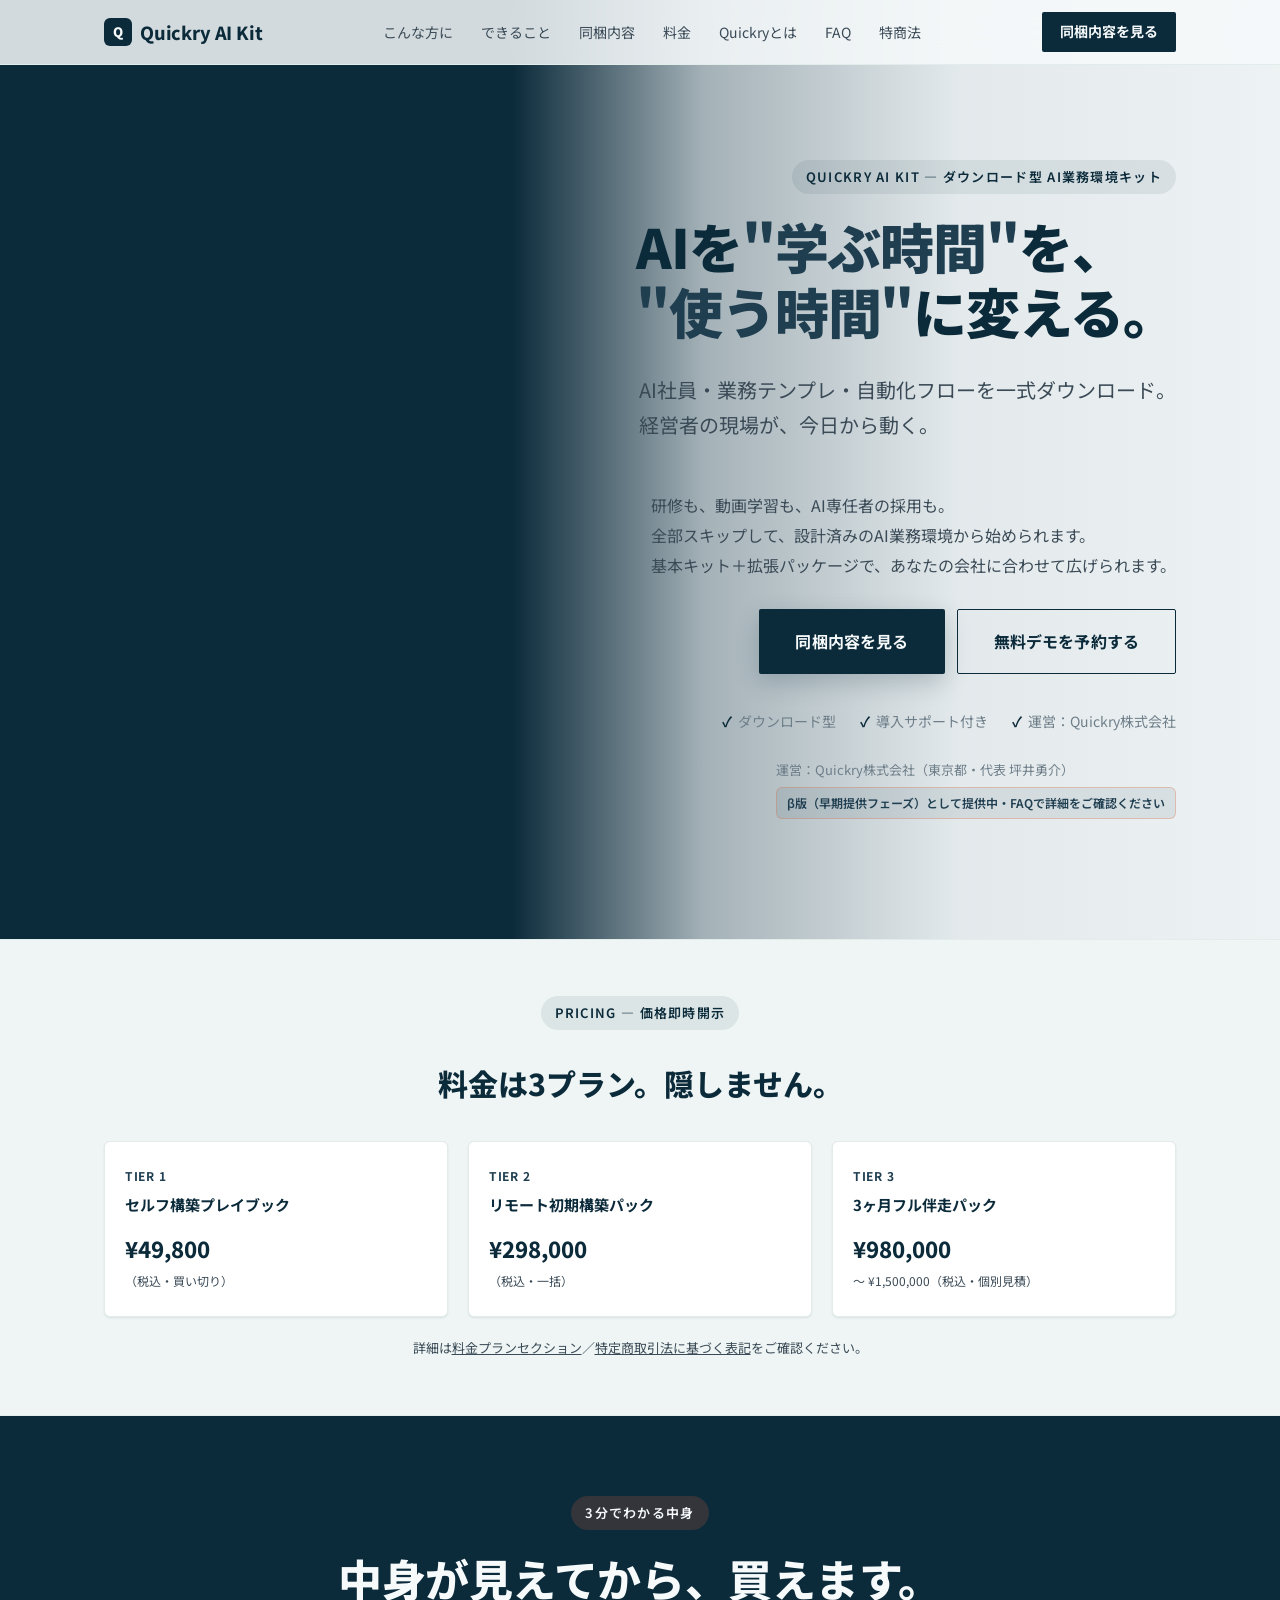
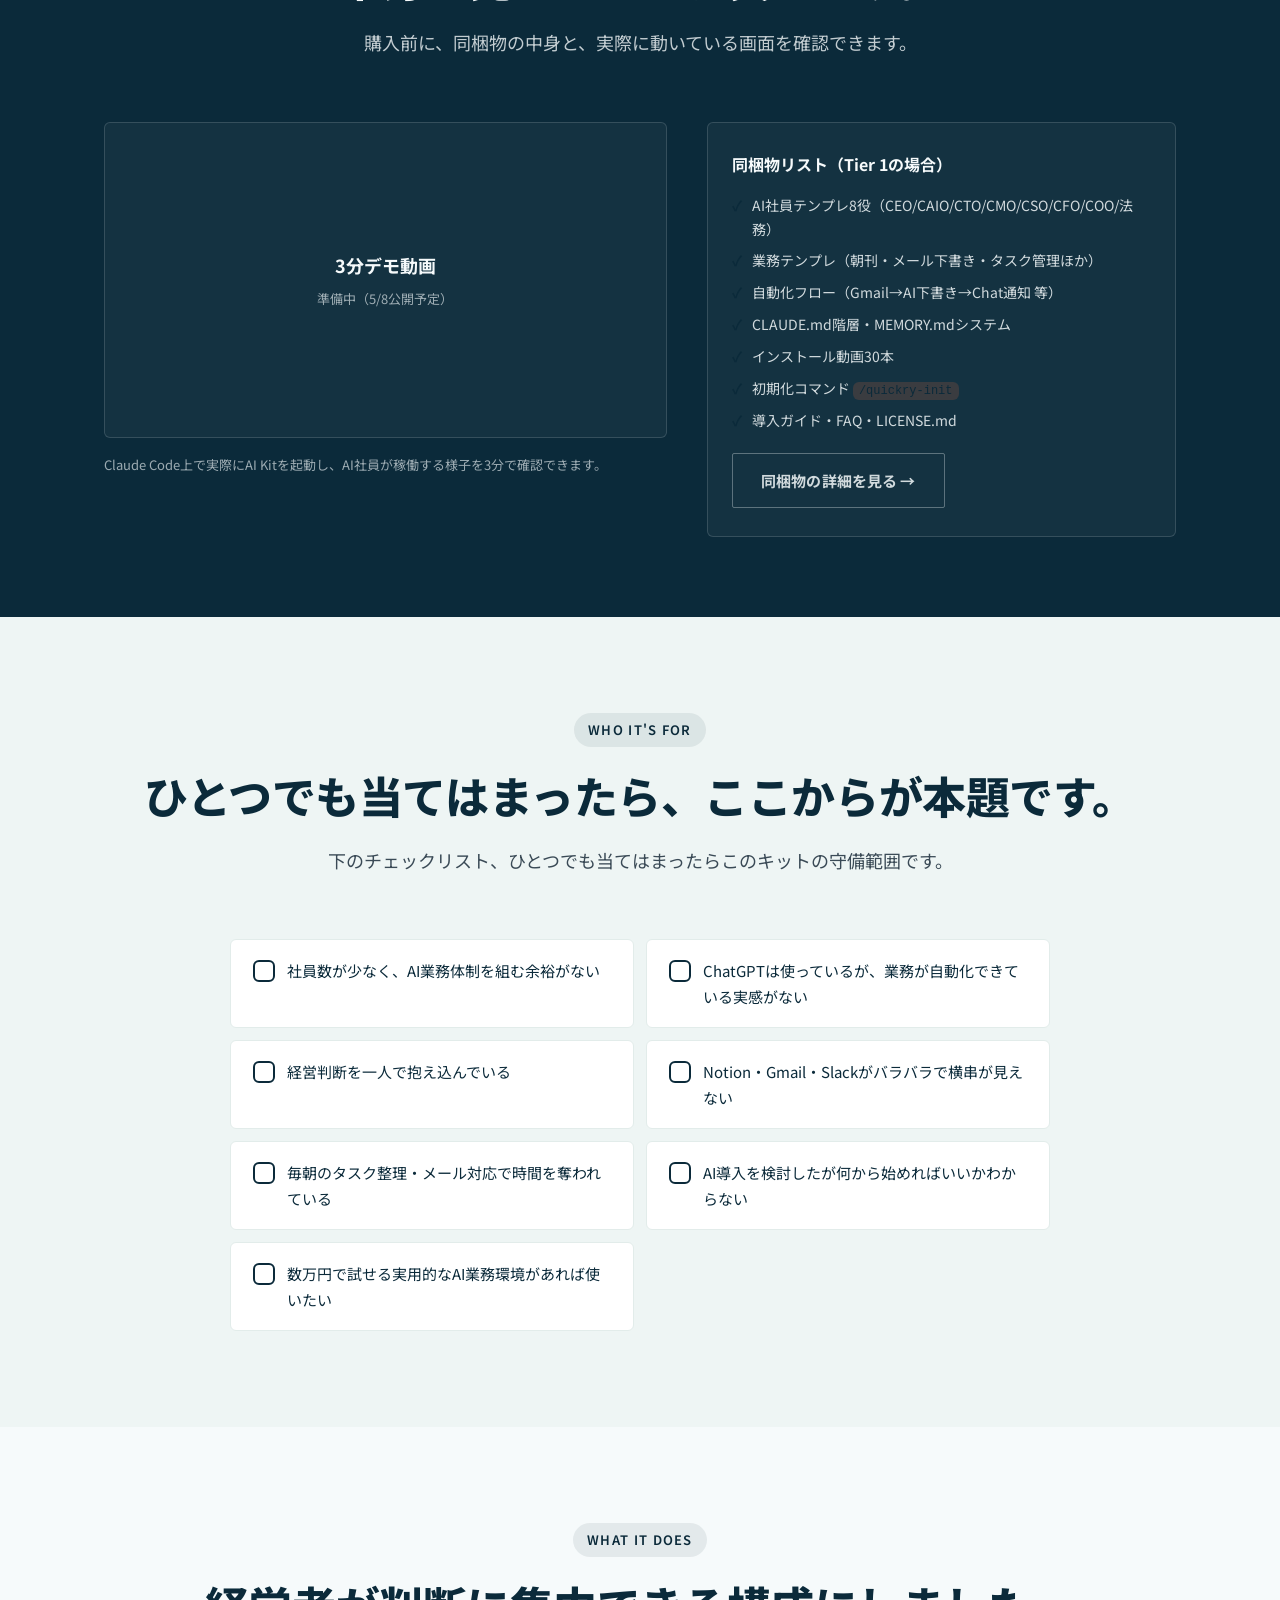
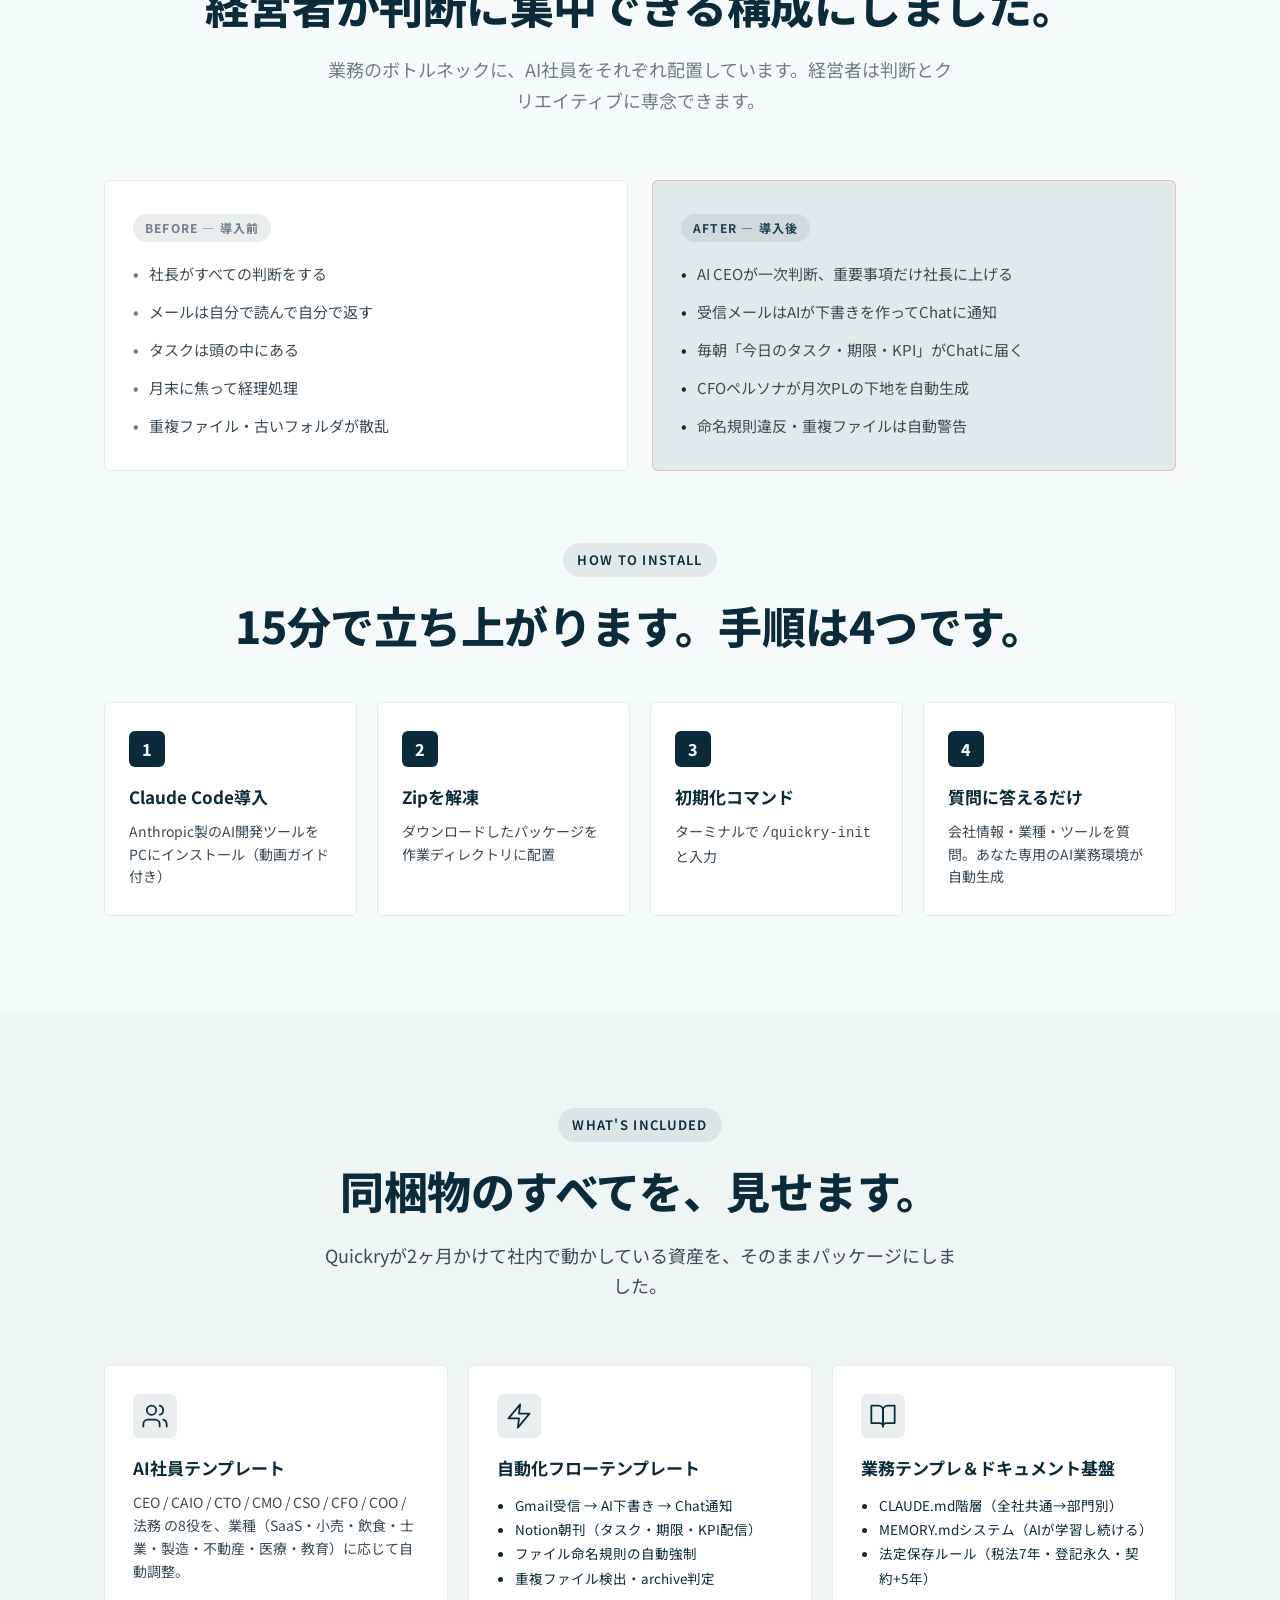
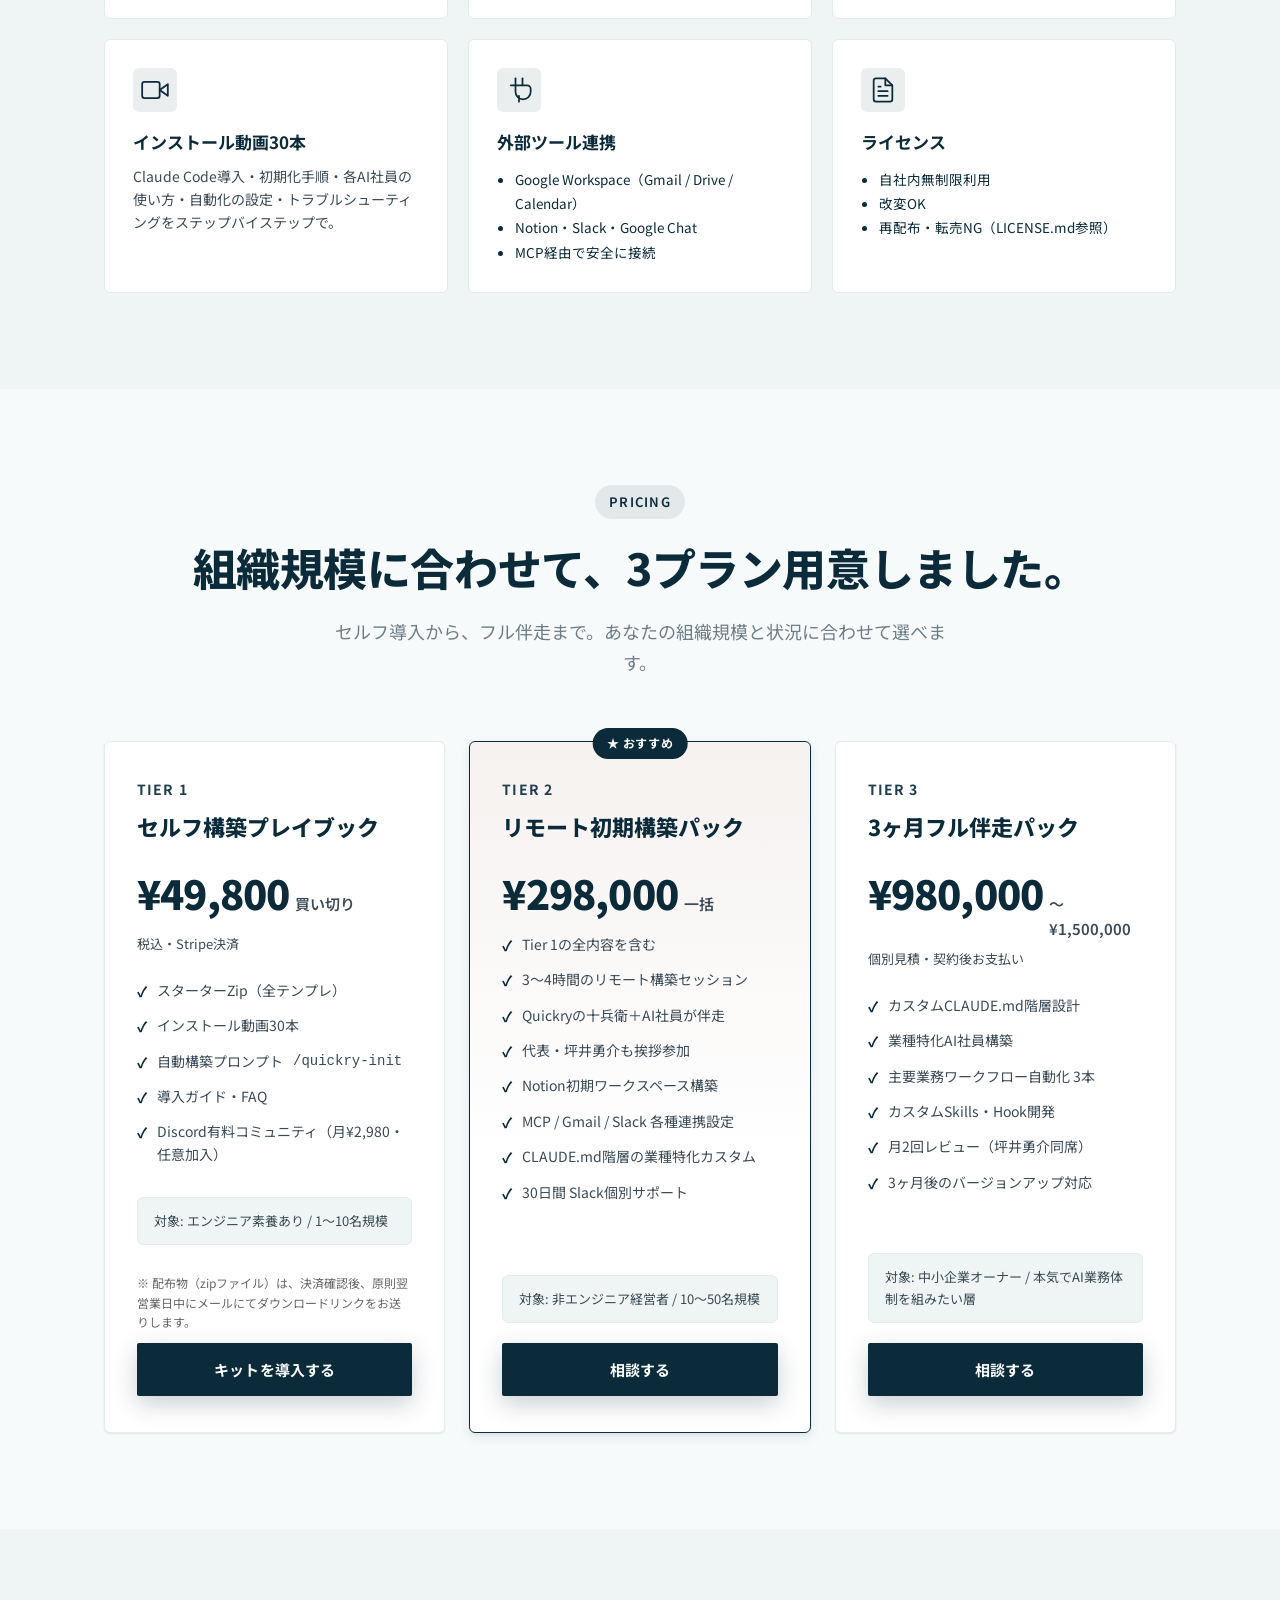
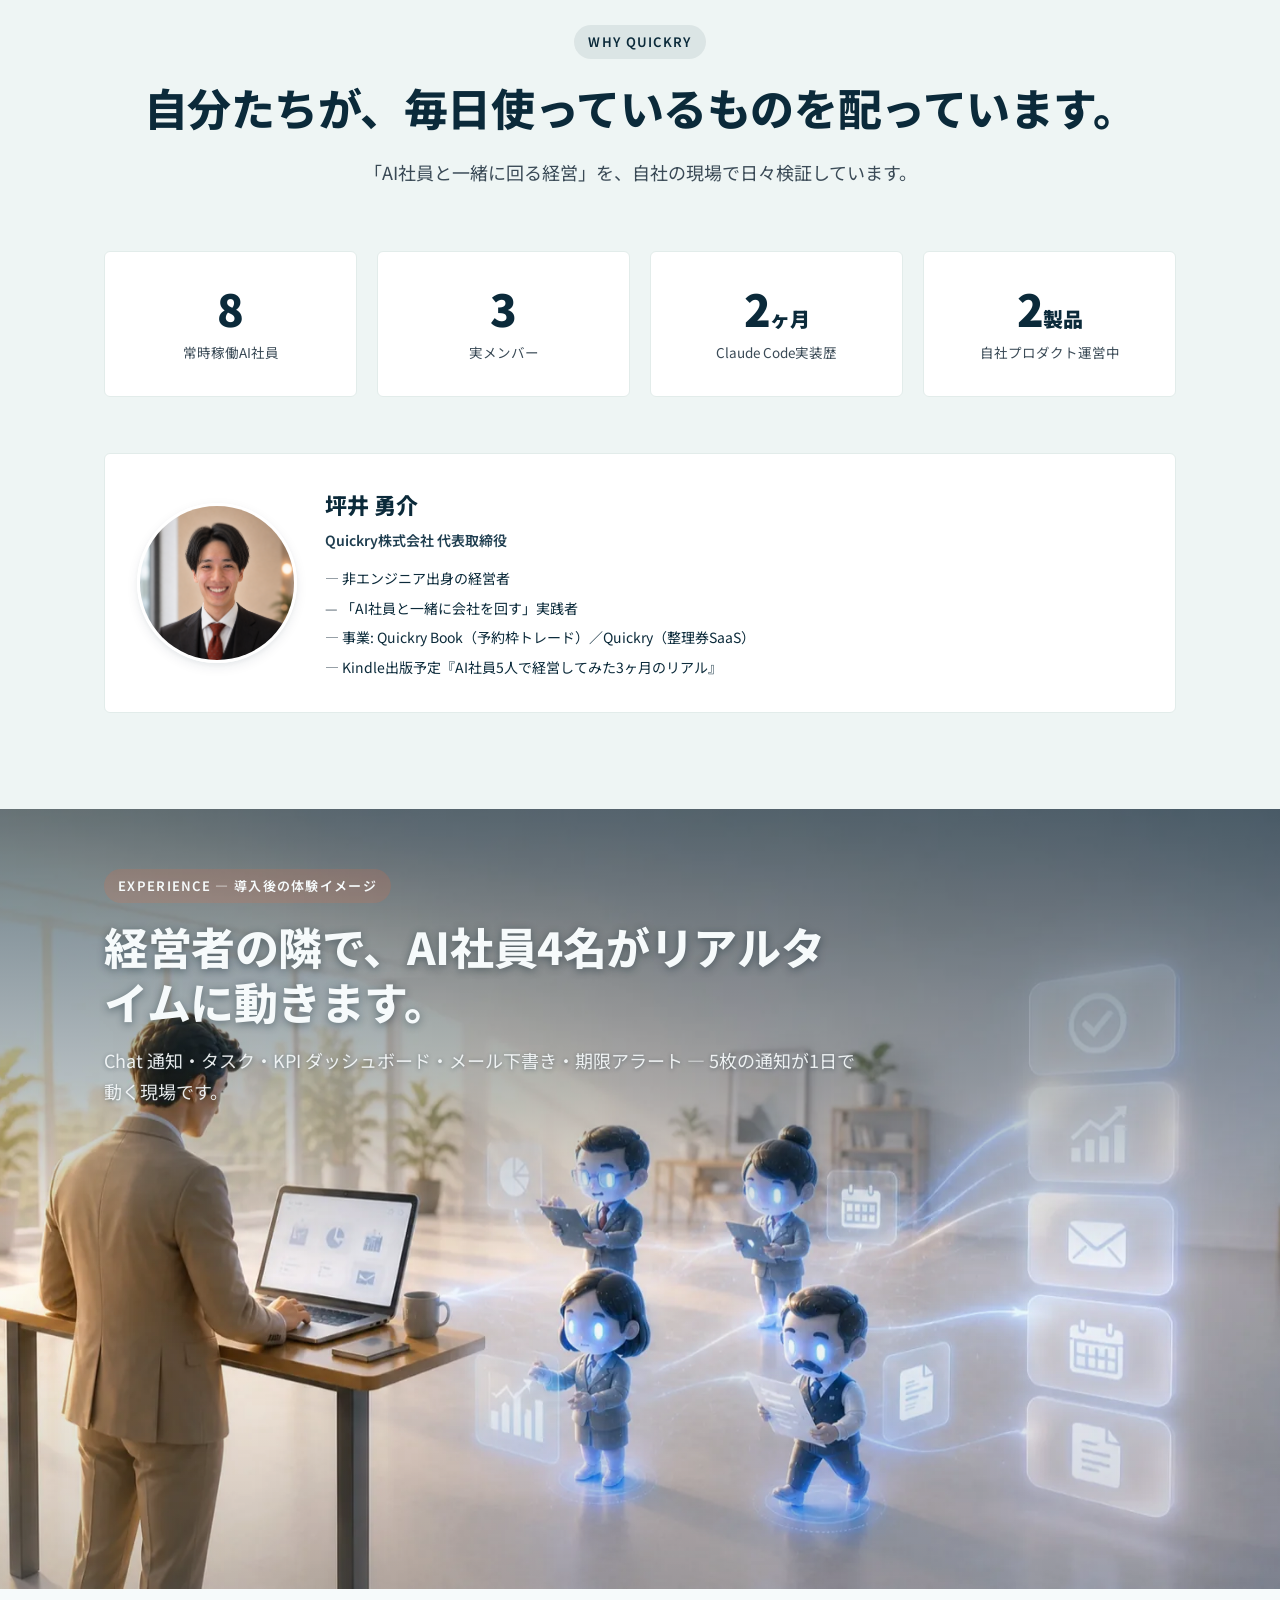
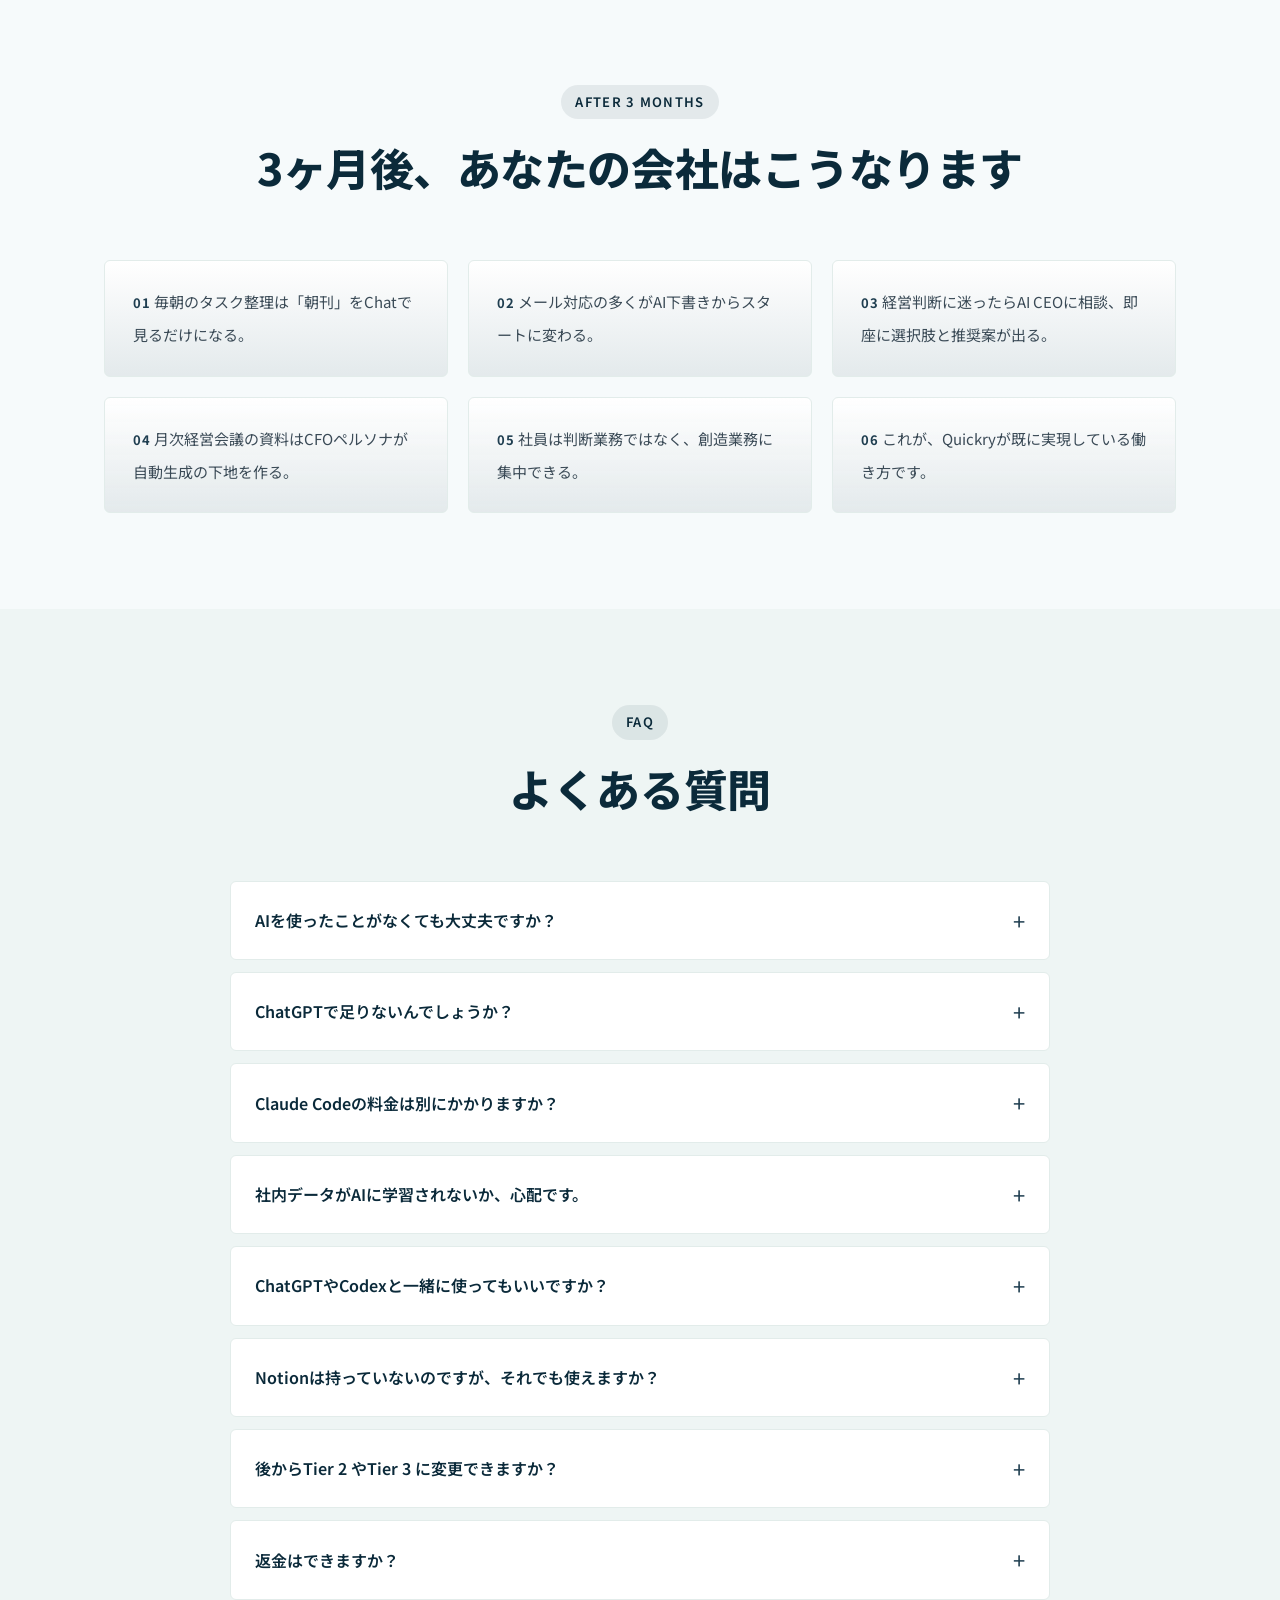
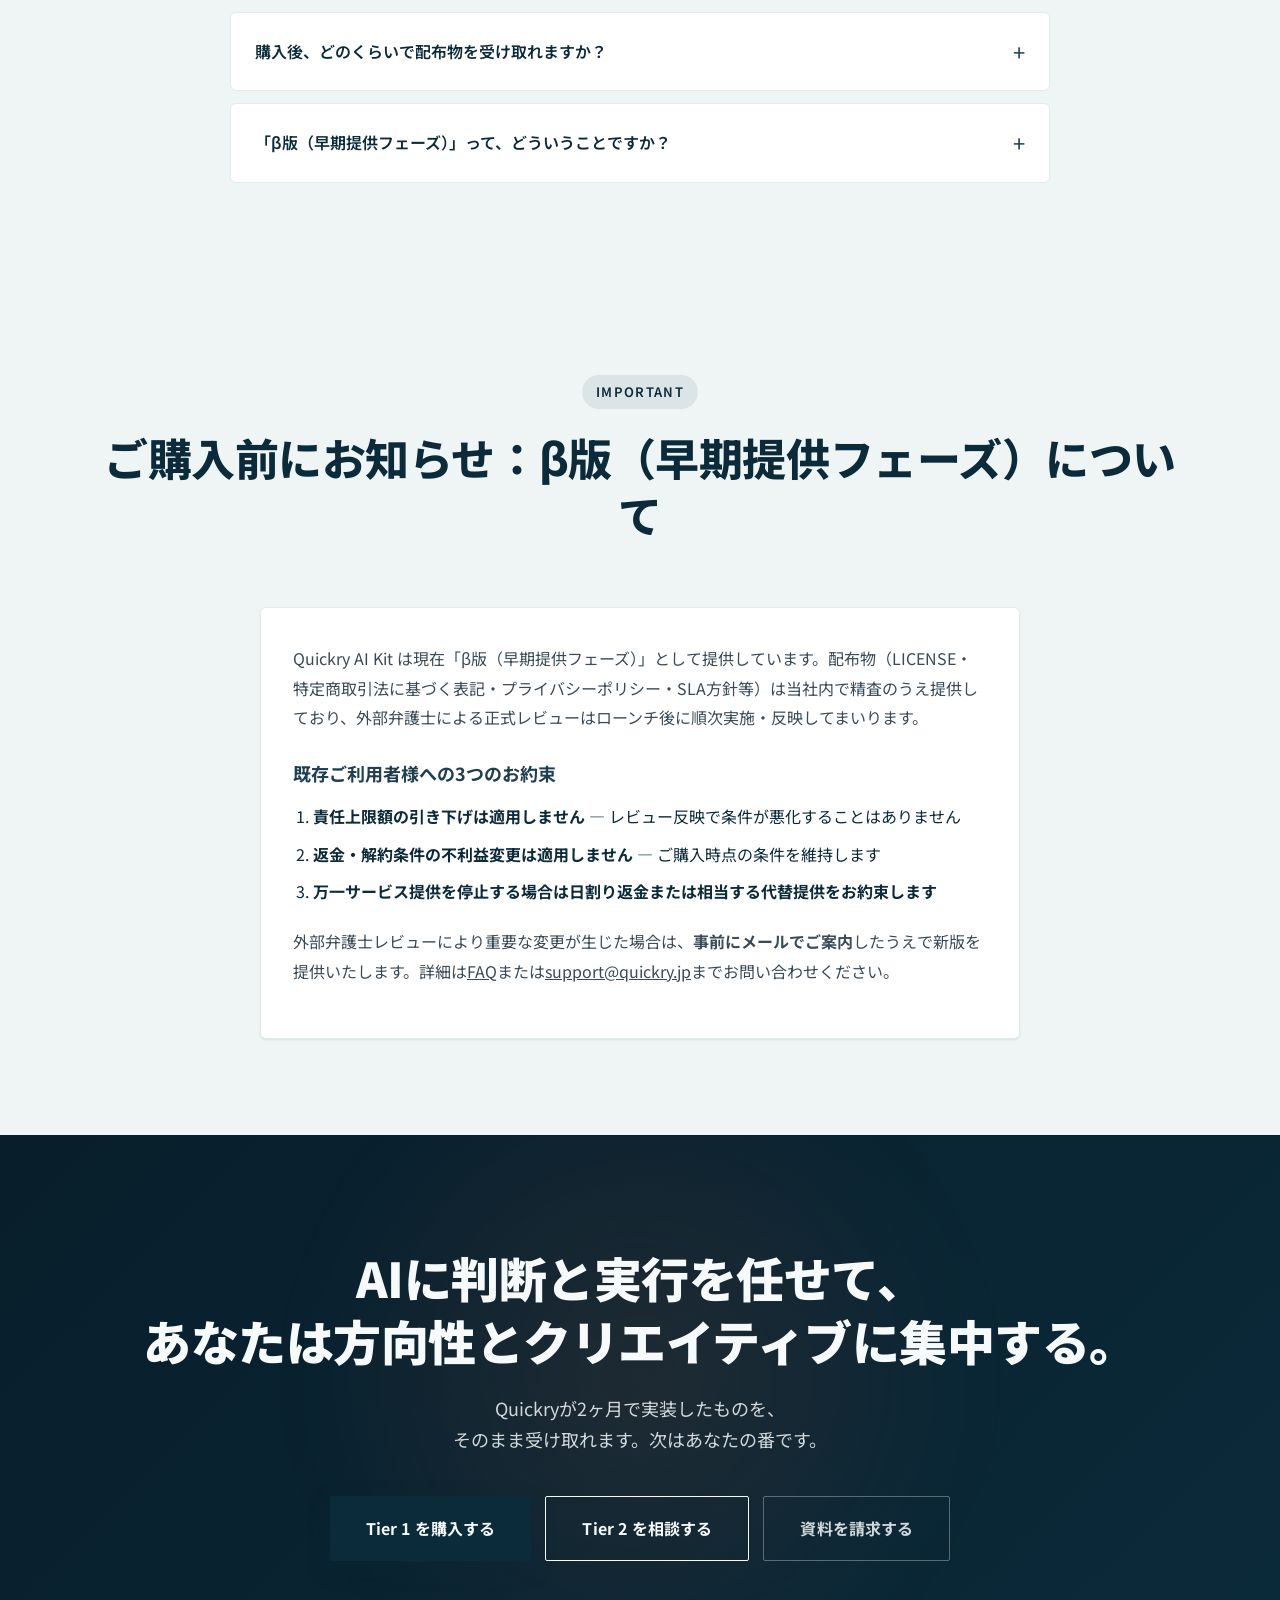
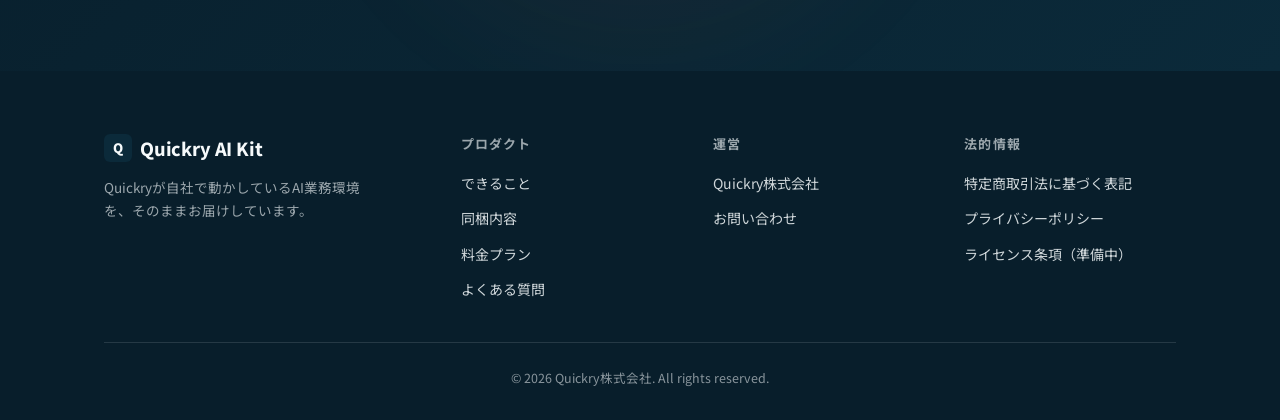
<file: index.html>
<!doctype html>
<html lang="ja">
  <head>
    <meta charset="UTF-8" />
    <meta name="viewport" content="width=device-width, initial-scale=1.0" />
    <meta
      name="description"
      content="AIを学ぶ時間を、使う時間に変える。AI社員・業務テンプレ・自動化フローを一式ダウンロードできる、ダウンロード型のAI業務環境キット。Claude Code対応。運営：Quickry株式会社。"
    />
    <meta
      name="keywords"
      content="AI業務環境, AI Kit, Claude Code, AI社員, 中小企業, 自動化, Quickry"
    />

    <!-- OGP -->
    <meta property="og:type" content="website" />
    <meta property="og:title" content="Quickry AI Kit — AIを学ぶ時間を、使う時間に変える。" />
    <meta
      property="og:description"
      content="AI社員・業務テンプレ・自動化フローを一式ダウンロード。経営者の現場が、今日から動く。ダウンロード型のAI業務環境キット。"
    />
    <meta property="og:site_name" content="Quickry AI Kit" />
    <meta property="og:image" content="/assets/ogp_1200x630.jpg" />

    <!-- Twitter Card -->
    <meta name="twitter:card" content="summary_large_image" />
    <meta name="twitter:title" content="Quickry AI Kit — AIを学ぶ時間を、使う時間に変える。" />
    <meta name="twitter:description" content="AI社員・業務テンプレ・自動化フローを一式ダウンロード。経営者の現場が、今日から動く。" />
    <meta name="twitter:image" content="/assets/ogp_1200x630.jpg" />

    <!-- Canonical URL（坪井CEO承認後 ai-kit.quickry.jp に確定する想定） -->
    <link rel="canonical" href="https://ai-kit.quickry.jp/" />

    <!-- Structured Data -->
    <script type="application/ld+json">
      {
        "@context": "https://schema.org",
        "@type": "Product",
        "name": "Quickry AI Kit",
        "description": "AIを学ぶ時間を、使う時間に変える。AI社員・業務テンプレ・自動化フローを一式ダウンロードできる、ダウンロード型のAI業務環境キット。",
        "brand": {
          "@type": "Brand",
          "name": "Quickry"
        },
        "image": "/assets/ogp_1200x630.jpg",
        "offers": [
          {
            "@type": "Offer",
            "name": "Tier 1 セルフ構築プレイブック",
            "price": "49800",
            "priceCurrency": "JPY"
          },
          {
            "@type": "Offer",
            "name": "Tier 2 リモート初期構築パック",
            "price": "298000",
            "priceCurrency": "JPY"
          },
          {
            "@type": "Offer",
            "name": "Tier 3 3ヶ月フル伴走パック",
            "price": "980000",
            "priceCurrency": "JPY"
          }
        ]
      }
    </script>

    <title>Quickry AI Kit — AIを学ぶ時間を、使う時間に変える。</title>

    <link rel="preconnect" href="https://fonts.googleapis.com" />
    <link rel="preconnect" href="https://fonts.gstatic.com" crossorigin />
    <link
      href="https://fonts.googleapis.com/css2?family=Noto+Sans+JP:wght@400;500;600;700;800;900&display=swap"
      rel="stylesheet"
    />
    <link rel="stylesheet" href="style.css" />

    <!-- Google tag (gtag.js) -->
    <script async src="https://www.googletagmanager.com/gtag/js?id=G-9F9V0YL1FL"></script>
    <script>
      window.dataLayer = window.dataLayer || [];
      function gtag(){dataLayer.push(arguments);}
      gtag('js', new Date());
      gtag('config', 'G-9F9V0YL1FL');
      // 明示的 page_view（拡張計測機能で自動送信されるが DebugView 動作確認のため明示）
      gtag('event', 'page_view', {
        page_title: document.title,
        page_location: window.location.href,
        page_path: window.location.pathname
      });
    </script>
  </head>
  <body>
    <!-- ======================= Header ======================= -->
    <header class="site-header">
      <div class="container">
        <nav class="nav" aria-label="Primary">
          <a href="#" class="nav-brand">
            <span class="nav-brand-mark">Q</span>
            <span>Quickry AI Kit</span>
          </a>
          <ul class="nav-links">
            <li><a href="#problem">こんな方に</a></li>
            <li><a href="#overview">できること</a></li>
            <li><a href="#includes">同梱内容</a></li>
            <li><a href="#pricing">料金</a></li>
            <li><a href="#why">Quickryとは</a></li>
            <li><a href="#faq">FAQ</a></li>
            <li><a href="legal.html">特商法</a></li>
          </ul>
          <a href="#pricing" class="nav-cta">同梱内容を見る</a>
          <button class="nav-toggle" aria-label="メニューを開く">☰</button>
        </nav>
      </div>
    </header>

    <!-- ======================= Hero ======================= -->
    <!-- D案 2026-05-05 里見§3-3: フル幅画像背景 + 右overlayコピー帯
         - .hero-bg-picture（absolute全面・picture要素）
         - .hero-inner-overlay（右寄せ max-width 520px）
         - モバイルは縦並び（画像上・コピー下） -->
    <section class="hero">
      <picture class="hero-bg-picture">
        <!-- モバイル WebP（最優先・帯域節約） -->
        <source
          media="(max-width: 768px)"
          srcset="assets/hero_main_mobile_750x420.webp"
          type="image/webp"
        />
        <!-- モバイル JPEG（WebP非対応モバイルブラウザ向け） -->
        <source
          media="(max-width: 768px)"
          srcset="assets/hero_main_mobile_750x420.jpg"
          type="image/jpeg"
        />
        <!-- デスクトップ WebP 優先 -->
        <source
          srcset="assets/hero_main_1920x1080.webp"
          type="image/webp"
        />
        <!-- フォールバック JPEG（デスクトップ・WebP非対応） -->
        <img
          src="assets/hero_main_1920x1080.jpg"
          alt="経営者を取り囲む7名のAI社員ミニチュア・Quickry AI Kit"
          width="1920"
          height="1080"
          loading="eager"
          fetchpriority="high"
          decoding="async"
        />
      </picture>
      <div class="hero-inner-overlay">
        <span class="eyebrow">Quickry AI Kit — ダウンロード型 AI業務環境キット</span>
        <h1 class="hero-title">
          <span class="hero-title-line">AIを<span class="accent">"学ぶ時間"</span>を、</span>
          <span class="hero-title-line"><span class="accent">"使う時間"</span>に変える。</span>
        </h1>
        <p class="hero-sub">
          AI社員・業務テンプレ・自動化フローを一式ダウンロード。<br />
          経営者の現場が、今日から動く。
        </p>
        <p class="hero-desc">
          研修も、動画学習も、AI専任者の採用も。<br />
          全部スキップして、設計済みのAI業務環境から始められます。<br />
          基本キット＋拡張パッケージで、あなたの会社に合わせて広げられます。
        </p>
        <div class="hero-cta-group">
          <a href="#includes" class="btn btn-primary btn-lg">同梱内容を見る</a>
          <a href="#contact" data-lead-tier="demo" class="btn btn-secondary btn-lg">無料デモを予約する</a>
        </div>
        <div class="hero-badges">
          <span>ダウンロード型</span>
          <span>導入サポート付き</span>
          <span>運営：Quickry株式会社</span>
        </div>
        <p class="hero-company">
          運営：Quickry株式会社（東京都・代表 坪井勇介）<br />
          <span class="alpha-label">β版（早期提供フェーズ）として提供中・FAQで詳細をご確認ください</span>
        </p>
      </div>
    </section>

    <!-- ======================= Price Quick View (FV直下・即時開示) ======================= -->
    <section class="price-quick">
      <div class="container">
        <div class="price-quick-inner">
          <div class="price-quick-head">
            <span class="eyebrow">Pricing — 価格即時開示</span>
            <h2>料金は3プラン。隠しません。</h2>
          </div>
          <div class="price-quick-grid">
            <div class="price-quick-item">
              <div class="pq-tier">Tier 1</div>
              <div class="pq-name">セルフ構築プレイブック</div>
              <div class="pq-amount">¥49,800<span class="pq-unit">（税込・買い切り）</span></div>
            </div>
            <div class="price-quick-item">
              <div class="pq-tier">Tier 2</div>
              <div class="pq-name">リモート初期構築パック</div>
              <div class="pq-amount">¥298,000<span class="pq-unit">（税込・一括）</span></div>
            </div>
            <div class="price-quick-item">
              <div class="pq-tier">Tier 3</div>
              <div class="pq-name">3ヶ月フル伴走パック</div>
              <div class="pq-amount">¥980,000<span class="pq-unit">〜 ¥1,500,000（税込・個別見積）</span></div>
            </div>
          </div>
          <p class="price-quick-note">
            詳細は<a href="#pricing">料金プランセクション</a>／<a href="legal.html">特定商取引法に基づく表記</a>をご確認ください。
          </p>
        </div>
      </div>
    </section>

    <!-- ======================= Demo + Includes Quick View（中身が見える素材・FV直下固定） ======================= -->
    <section class="demo-quick">
      <div class="container">
        <div class="section-head">
          <span class="eyebrow">3分でわかる中身</span>
          <h2 class="section-title">中身が見えてから、買えます。</h2>
          <p class="section-subtitle">
            購入前に、同梱物の中身と、実際に動いている画面を確認できます。
          </p>
        </div>
        <div class="demo-grid">
          <div class="demo-video">
            <div class="demo-video-wrap">
              <!-- 3分デモ動画埋め込み枠（YouTube等） -->
              <div class="demo-video-placeholder">
                <span class="demo-video-label">3分デモ動画</span>
                <span class="demo-video-sub">準備中（5/8公開予定）</span>
              </div>
            </div>
            <p class="demo-video-caption">
              Claude Code上で実際にAI Kitを起動し、AI社員が稼働する様子を3分で確認できます。
            </p>
          </div>
          <div class="demo-list">
            <h4>同梱物リスト（Tier 1の場合）</h4>
            <ul>
              <li>AI社員テンプレ8役（CEO/CAIO/CTO/CMO/CSO/CFO/COO/法務）</li>
              <li>業務テンプレ（朝刊・メール下書き・タスク管理ほか）</li>
              <li>自動化フロー（Gmail→AI下書き→Chat通知 等）</li>
              <li>CLAUDE.md階層・MEMORY.mdシステム</li>
              <li>インストール動画30本</li>
              <li>初期化コマンド <code>/quickry-init</code></li>
              <li>導入ガイド・FAQ・LICENSE.md</li>
            </ul>
            <a href="#includes" class="btn btn-ghost">同梱物の詳細を見る →</a>
          </div>
        </div>
      </div>
    </section>

    <!-- ======================= Problem Checklist ======================= -->
    <section class="section section-soft" id="problem">
      <div class="container">
        <div class="section-head">
          <span class="eyebrow">Who it's for</span>
          <h2 class="section-title">ひとつでも当てはまったら、ここからが本題です。</h2>
          <p class="section-subtitle">
            下のチェックリスト、ひとつでも当てはまったらこのキットの守備範囲です。
          </p>
        </div>
        <div class="checklist">
          <div class="check-item">
            <span class="box"></span>
            <span>社員数が少なく、AI業務体制を組む余裕がない</span>
          </div>
          <div class="check-item">
            <span class="box"></span>
            <span
              >ChatGPTは使っているが、業務が自動化できている実感がない</span
            >
          </div>
          <div class="check-item">
            <span class="box"></span>
            <span>経営判断を一人で抱え込んでいる</span>
          </div>
          <div class="check-item">
            <span class="box"></span>
            <span>Notion・Gmail・Slackがバラバラで横串が見えない</span>
          </div>
          <div class="check-item">
            <span class="box"></span>
            <span>毎朝のタスク整理・メール対応で時間を奪われている</span>
          </div>
          <div class="check-item">
            <span class="box"></span>
            <span>AI導入を検討したが何から始めればいいかわからない</span>
          </div>
          <div class="check-item">
            <span class="box"></span>
            <span>数万円で試せる実用的なAI業務環境があれば使いたい</span>
          </div>
        </div>
      </div>
    </section>

    <!-- ======================= Overview / Before-After ======================= -->
    <section class="section" id="overview">
      <div class="container">
        <div class="section-head">
          <span class="eyebrow">What it does</span>
          <h2 class="section-title">経営者が判断に集中できる構成にしました。</h2>
          <p class="section-subtitle">
            業務のボトルネックに、AI社員をそれぞれ配置しています。経営者は判断とクリエイティブに専念できます。
          </p>
        </div>
        <div class="ba-grid">
          <div class="ba-card before">
            <span class="ba-label">Before — 導入前</span>
            <ul class="ba-list">
              <li>社長がすべての判断をする</li>
              <li>メールは自分で読んで自分で返す</li>
              <li>タスクは頭の中にある</li>
              <li>月末に焦って経理処理</li>
              <li>重複ファイル・古いフォルダが散乱</li>
            </ul>
          </div>
          <div class="ba-card after">
            <span class="ba-label">After — 導入後</span>
            <ul class="ba-list">
              <li>AI CEOが一次判断、重要事項だけ社長に上げる</li>
              <li>受信メールはAIが下書きを作ってChatに通知</li>
              <li>毎朝「今日のタスク・期限・KPI」がChatに届く</li>
              <li>CFOペルソナが月次PLの下地を自動生成</li>
              <li>命名規則違反・重複ファイルは自動警告</li>
            </ul>
          </div>
        </div>

        <div style="margin-top: 72px">
          <div class="section-head" style="margin-bottom: 32px">
            <span class="eyebrow">How to install</span>
            <h2 class="section-title">15分で立ち上がります。手順は4つです。</h2>
          </div>
          <div class="steps">
            <div class="step">
              <div class="step-num">1</div>
              <h4>Claude Code導入</h4>
              <p>Anthropic製のAI開発ツールをPCにインストール（動画ガイド付き）</p>
            </div>
            <div class="step">
              <div class="step-num">2</div>
              <h4>Zipを解凍</h4>
              <p>ダウンロードしたパッケージを作業ディレクトリに配置</p>
            </div>
            <div class="step">
              <div class="step-num">3</div>
              <h4>初期化コマンド</h4>
              <p>ターミナルで <code>/quickry-init</code> と入力</p>
            </div>
            <div class="step">
              <div class="step-num">4</div>
              <h4>質問に答えるだけ</h4>
              <p>会社情報・業種・ツールを質問。あなた専用のAI業務環境が自動生成</p>
            </div>
          </div>
        </div>
      </div>
    </section>

    <!-- ======================= Includes ======================= -->
    <section class="section section-soft" id="includes">
      <div class="container">
        <div class="section-head">
          <span class="eyebrow">What's included</span>
          <h2 class="section-title">同梱物のすべてを、見せます。</h2>
          <p class="section-subtitle">
            Quickryが2ヶ月かけて社内で動かしている資産を、そのままパッケージにしました。
          </p>
        </div>
        <div class="includes-grid">
          <div class="include-card">
            <div class="include-icon">
              <svg xmlns="http://www.w3.org/2000/svg" width="28" height="28" viewBox="0 0 24 24" fill="none" stroke="currentColor" stroke-width="1.5" stroke-linecap="round" stroke-linejoin="round" aria-hidden="true"><path d="M16 21v-2a4 4 0 0 0-4-4H6a4 4 0 0 0-4 4v2"/><circle cx="9" cy="7" r="4"/><path d="M22 21v-2a4 4 0 0 0-3-3.87"/><path d="M16 3.13a4 4 0 0 1 0 7.75"/></svg>
            </div>
            <h4>AI社員テンプレート</h4>
            <p>CEO / CAIO / CTO / CMO / CSO / CFO / COO / 法務 の8役を、業種（SaaS・小売・飲食・士業・製造・不動産・医療・教育）に応じて自動調整。</p>
          </div>
          <div class="include-card">
            <div class="include-icon">
              <svg xmlns="http://www.w3.org/2000/svg" width="28" height="28" viewBox="0 0 24 24" fill="none" stroke="currentColor" stroke-width="1.5" stroke-linecap="round" stroke-linejoin="round" aria-hidden="true"><polygon points="13 2 3 14 12 14 11 22 21 10 12 10 13 2"/></svg>
            </div>
            <h4>自動化フローテンプレート</h4>
            <ul>
              <li>Gmail受信 → AI下書き → Chat通知</li>
              <li>Notion朝刊（タスク・期限・KPI配信）</li>
              <li>ファイル命名規則の自動強制</li>
              <li>重複ファイル検出・archive判定</li>
            </ul>
          </div>
          <div class="include-card">
            <div class="include-icon">
              <svg xmlns="http://www.w3.org/2000/svg" width="28" height="28" viewBox="0 0 24 24" fill="none" stroke="currentColor" stroke-width="1.5" stroke-linecap="round" stroke-linejoin="round" aria-hidden="true"><path d="M2 3h6a4 4 0 0 1 4 4v14a3 3 0 0 0-3-3H2z"/><path d="M22 3h-6a4 4 0 0 0-4 4v14a3 3 0 0 1 3-3h7z"/></svg>
            </div>
            <h4>業務テンプレ＆ドキュメント基盤</h4>
            <ul>
              <li>CLAUDE.md階層（全社共通→部門別）</li>
              <li>MEMORY.mdシステム（AIが学習し続ける）</li>
              <li>法定保存ルール（税法7年・登記永久・契約+5年）</li>
            </ul>
          </div>
          <div class="include-card">
            <div class="include-icon">
              <svg xmlns="http://www.w3.org/2000/svg" width="28" height="28" viewBox="0 0 24 24" fill="none" stroke="currentColor" stroke-width="1.5" stroke-linecap="round" stroke-linejoin="round" aria-hidden="true"><polygon points="23 7 16 12 23 17 23 7"/><rect x="1" y="5" width="15" height="14" rx="2" ry="2"/></svg>
            </div>
            <h4>インストール動画30本</h4>
            <p>Claude Code導入・初期化手順・各AI社員の使い方・自動化の設定・トラブルシューティングをステップバイステップで。</p>
          </div>
          <div class="include-card">
            <div class="include-icon">
              <svg xmlns="http://www.w3.org/2000/svg" width="28" height="28" viewBox="0 0 24 24" fill="none" stroke="currentColor" stroke-width="1.5" stroke-linecap="round" stroke-linejoin="round" aria-hidden="true"><path d="M9 2v6"/><path d="M15 2v6"/><path d="M12 17v5"/><path d="M5 8h14a3 3 0 0 1 3 3v2.5a6.5 6.5 0 0 1-13 0V8z"/></svg>
            </div>
            <h4>外部ツール連携</h4>
            <ul>
              <li>Google Workspace（Gmail / Drive / Calendar）</li>
              <li>Notion・Slack・Google Chat</li>
              <li>MCP経由で安全に接続</li>
            </ul>
          </div>
          <div class="include-card">
            <div class="include-icon">
              <svg xmlns="http://www.w3.org/2000/svg" width="28" height="28" viewBox="0 0 24 24" fill="none" stroke="currentColor" stroke-width="1.5" stroke-linecap="round" stroke-linejoin="round" aria-hidden="true"><path d="M14 2H6a2 2 0 0 0-2 2v16a2 2 0 0 0 2 2h12a2 2 0 0 0 2-2V8z"/><polyline points="14 2 14 8 20 8"/><line x1="16" y1="13" x2="8" y2="13"/><line x1="16" y1="17" x2="8" y2="17"/><polyline points="10 9 9 9 8 9"/></svg>
            </div>
            <h4>ライセンス</h4>
            <ul>
              <li>自社内無制限利用</li>
              <li>改変OK</li>
              <li>再配布・転売NG（LICENSE.md参照）</li>
            </ul>
          </div>
        </div>
      </div>
    </section>

    <!-- ======================= Pricing ======================= -->
    <section class="section" id="pricing">
      <div class="container">
        <div class="section-head">
          <span class="eyebrow">Pricing</span>
          <h2 class="section-title">組織規模に合わせて、3プラン用意しました。</h2>
          <p class="section-subtitle">
            セルフ導入から、フル伴走まで。あなたの組織規模と状況に合わせて選べます。
          </p>
        </div>
        <div class="pricing-grid">
          <!-- Tier 1 -->
          <div class="price-card">
            <div class="price-tier">Tier 1</div>
            <div class="price-name">セルフ構築プレイブック</div>
            <div class="price-amount">
              <span class="num">¥49,800</span>
              <span class="unit">買い切り</span>
            </div>
            <div class="price-note">税込・Stripe決済</div>
            <ul class="price-features">
              <li>スターターZip（全テンプレ）</li>
              <li>インストール動画30本</li>
              <li>自動構築プロンプト <code>/quickry-init</code></li>
              <li>導入ガイド・FAQ</li>
              <li>Discord有料コミュニティ（月¥2,980・任意加入）</li>
            </ul>
            <div class="price-target">
              対象: エンジニア素養あり / 1〜10名規模
            </div>
            <p class="price-sla-note" style="font-size: 12px; color: #666; line-height: 1.6; margin: 8px 0 12px;">
              ※ 配布物（zipファイル）は、決済確認後、原則翌営業日中にメールにてダウンロードリンクをお送りします。
            </p>
            <a
              href="#contact"
              data-stripe-tier="1"
              class="btn btn-primary btn-block"
              >キットを導入する</a
            >
          </div>

          <!-- Tier 2 -->
          <div class="price-card featured">
            <div class="price-tier">Tier 2</div>
            <div class="price-name">リモート初期構築パック</div>
            <div class="price-amount">
              <span class="num">¥298,000</span>
              <span class="unit">一括</span>
            </div>
            <ul class="price-features">
              <li>Tier 1の全内容を含む</li>
              <li>3〜4時間のリモート構築セッション</li>
              <li>Quickryの十兵衛＋AI社員が伴走</li>
              <li>代表・坪井勇介も挨拶参加</li>
              <li>Notion初期ワークスペース構築</li>
              <li>MCP / Gmail / Slack 各種連携設定</li>
              <li>CLAUDE.md階層の業種特化カスタム</li>
              <li>30日間 Slack個別サポート</li>
            </ul>
            <div class="price-target">
              対象: 非エンジニア経営者 / 10〜50名規模
            </div>
            <a href="#contact" data-lead-tier="2" class="btn btn-primary btn-block">相談する</a>
          </div>

          <!-- Tier 3 -->
          <div class="price-card">
            <div class="price-tier">Tier 3</div>
            <div class="price-name">3ヶ月フル伴走パック</div>
            <div class="price-amount">
              <span class="num">¥980,000</span>
              <span class="unit">〜 ¥1,500,000</span>
            </div>
            <div class="price-note">個別見積・契約後お支払い</div>
            <ul class="price-features">
              <li>カスタムCLAUDE.md階層設計</li>
              <li>業種特化AI社員構築</li>
              <li>主要業務ワークフロー自動化 3本</li>
              <li>カスタムSkills・Hook開発</li>
              <li>月2回レビュー（坪井勇介同席）</li>
              <li>3ヶ月後のバージョンアップ対応</li>
            </ul>
            <div class="price-target">
              対象: 中小企業オーナー / 本気でAI業務体制を組みたい層
            </div>
            <a href="#contact" data-lead-tier="3" class="btn btn-primary btn-block">相談する</a>
          </div>
        </div>
      </div>
    </section>

    <!-- ======================= Why Quickry ======================= -->
    <section class="section section-soft" id="why">
      <div class="container">
        <div class="section-head">
          <span class="eyebrow">Why Quickry</span>
          <h2 class="section-title">自分たちが、毎日使っているものを配っています。</h2>
          <p class="section-subtitle">
            「AI社員と一緒に回る経営」を、自社の現場で日々検証しています。
          </p>
        </div>
        <div class="stats-grid">
          <div class="stat">
            <div class="stat-num">8</div>
            <div class="stat-label">常時稼働AI社員</div>
          </div>
          <div class="stat">
            <div class="stat-num">3</div>
            <div class="stat-label">実メンバー</div>
          </div>
          <div class="stat">
            <div class="stat-num">2<span style="font-size: 20px">ヶ月</span></div>
            <div class="stat-label">Claude Code実装歴</div>
          </div>
          <div class="stat">
            <div class="stat-num">2<span style="font-size: 20px">製品</span></div>
            <div class="stat-label">自社プロダクト運営中</div>
          </div>
        </div>

        <div class="owner-card">
          <img class="owner-avatar" src="assets/owner_tsuboi_160x160.png" alt="坪井 勇介（Quickry株式会社 代表取締役）" width="160" height="160" loading="lazy" decoding="async" />
          <div class="owner-meta">
            <h4>坪井 勇介</h4>
            <div class="role">Quickry株式会社 代表取締役</div>
            <ul>
              <li>非エンジニア出身の経営者</li>
              <li>「AI社員と一緒に会社を回す」実践者</li>
              <li>事業: Quickry Book（予約枠トレード）／Quickry（整理券SaaS）</li>
              <li>Kindle出版予定『AI社員5人で経営してみた3ヶ月のリアル』</li>
            </ul>
          </div>
        </div>
      </div>
    </section>

    <!-- ======================= Experience（体験ビジュアル） ======================= -->
    <!-- D案 v4.1 2026-05-05 里見§5: フル幅画像背景 + 上部overlayコピー帯（坪井FB#3対応）
         - .experience-bg-picture（absolute全面・picture要素）
         - .experience-inner-overlay（上寄せ・左揃え・max-width 760px）
         - モバイルは縦並び（コピー上・画像下） -->
    <section class="section-experience" id="experience">
      <picture class="experience-bg-picture">
        <source
          srcset="assets/section_experience_1600x900.webp"
          type="image/webp"
        />
        <img
          src="assets/section_experience_1600x900.jpg"
          alt="経営者・AI社員4名・ダッシュボード5枚通知・Quickry AI Kit体験イメージ"
          width="1600"
          height="900"
          loading="lazy"
          decoding="async"
        />
      </picture>
      <div class="experience-inner-overlay">
        <span class="eyebrow">Experience — 導入後の体験イメージ</span>
        <h2 class="section-title">経営者の隣で、AI社員4名がリアルタイムに動きます。</h2>
        <p class="section-subtitle">
          Chat 通知・タスク・KPI ダッシュボード・メール下書き・期限アラート — 5枚の通知が1日で動く現場です。
        </p>
      </div>
    </section>

    <!-- ======================= Future ======================= -->
    <section class="section">
      <div class="container">
        <div class="section-head">
          <span class="eyebrow">After 3 months</span>
          <h2 class="section-title">3ヶ月後、あなたの会社はこうなります</h2>
        </div>
        <div class="future-list">
          <div class="future-card">
            <div class="num">01</div>
            毎朝のタスク整理は「朝刊」をChatで見るだけになる。
          </div>
          <div class="future-card">
            <div class="num">02</div>
            メール対応の多くがAI下書きからスタートに変わる。
          </div>
          <div class="future-card">
            <div class="num">03</div>
            経営判断に迷ったらAI
            CEOに相談、即座に選択肢と推奨案が出る。
          </div>
          <div class="future-card">
            <div class="num">04</div>
            月次経営会議の資料はCFOペルソナが自動生成の下地を作る。
          </div>
          <div class="future-card">
            <div class="num">05</div>
            社員は判断業務ではなく、創造業務に集中できる。
          </div>
          <div class="future-card">
            <div class="num">06</div>
            これが、Quickryが既に実現している働き方です。
          </div>
        </div>
      </div>
    </section>

    <!-- ======================= FAQ ======================= -->
    <section class="section section-soft" id="faq">
      <div class="container">
        <div class="section-head">
          <span class="eyebrow">FAQ</span>
          <h2 class="section-title">よくある質問</h2>
        </div>
        <div class="faq-list">
          <details class="faq-item">
            <summary>AIを使ったことがなくても大丈夫ですか？</summary>
            <div class="faq-body">
              不要です。ただしターミナルで1〜2行のコマンドを打てる必要があります（ステップバイステップの動画付き）。不安な方は
              Tier 2（リモート構築代行）をおすすめします。
            </div>
          </details>
          <details class="faq-item">
            <summary>ChatGPTで足りないんでしょうか？</summary>
            <div class="faq-body">
              GPTsは「便利なチャット」です。Claude Codeは「ファイル操作・コマンド実行・外部連携を自動で行うAIエージェント基盤」です。本物の業務自動化はClaude
              Codeでないと実現できません。
            </div>
          </details>
          <details class="faq-item">
            <summary>Claude Codeの料金は別にかかりますか？</summary>
            <div class="faq-body">
              Claude Code の利用料は月額$20〜（約¥3,000〜）です。業務利用なら月$100程度が目安です。本パッケージの代金とは別で発生します。
            </div>
          </details>
          <details class="faq-item">
            <summary>社内データがAIに学習されないか、心配です。</summary>
            <div class="faq-body">
              Claude Codeは学習に使用しないデータポリシーを選択できます。また本パッケージはあなたのPC内でローカルに動作するため、データはあなたの管理下にあります。
            </div>
          </details>
          <details class="faq-item">
            <summary>ChatGPTやCodexと一緒に使ってもいいですか？</summary>
            <div class="faq-body">
              Quickry AI Kit は <strong>Claude Code を公式実行環境</strong>としています。他AIツール（ChatGPT、Codex、Cursor 等）との併用は技術的に可能なケースもありますが、<strong>公式サポートの対象外</strong>となります。動作差分・バグ・データ不整合のリスクは利用者にてご判断ください。<br />
              Tier 3（3ヶ月伴走）をご契約の方は、併用ワークフローの設計をカスタムで相談可能です。
            </div>
          </details>
          <details class="faq-item">
            <summary>Notionは持っていないのですが、それでも使えますか？</summary>
            <div class="faq-body">
              使えます。Notion連携は任意機能です。使わない場合はMCP連携設定をスキップできます。Google WorkspaceやSlack連携も個別に選べます。
            </div>
          </details>
          <details class="faq-item">
            <summary>後からTier 2 やTier 3 に変更できますか？</summary>
            <div class="faq-body">
              Tier 1購入後にTier 2へアップグレードする場合は差額決済のみ。Tier 2/Tier 3 の解約条件は個別契約書に準じます。
            </div>
          </details>
          <details class="faq-item">
            <summary>返金はできますか？</summary>
            <div class="faq-body">
              デジタルコンテンツの性質上、購入後のご返金には原則対応しておりません。Tier 2・Tier 3 は契約前に十分にご相談のうえ、ご検討ください。Tier 1 は購入前に商品仕様書・FAQ・導入動画のサンプルをご確認いただけます。
            </div>
          </details>
          <details class="faq-item">
            <summary>購入後、どのくらいで配布物を受け取れますか？</summary>
            <div class="faq-body">
              <p>ご決済完了後、当社よりご登録メールアドレス宛にダウンロードリンクをお送りします（原則翌営業日中・営業日カウント基準）。リンク有効期限は30日間です。</p>
              <p>営業日とは、当社所定の平日（土日祝日・年末年始を除く）を指します。金曜・祝日前のご決済の場合、翌営業日扱いとなる点ご了承ください。</p>
              <p>万一翌営業日を過ぎてもメールが届かない場合は、迷惑メールフォルダをご確認のうえ、<a href="mailto:support@quickry.jp">support@quickry.jp</a> までお問い合わせください。</p>
            </div>
          </details>
          <details class="faq-item">
            <summary>「β版（早期提供フェーズ）」って、どういうことですか？</summary>
            <div class="faq-body">
              <p>Quickry AI Kit は現在「β版（早期提供フェーズ）」として提供しています。配布物（LICENSE・特定商取引法に基づく表記・プライバシーポリシー等）は当社内で精査済みですが、外部弁護士による正式レビューはローンチ後に順次実施・反映してまいります。</p>
              <p><strong>既存ご利用者様への3つのお約束:</strong></p>
              <ol>
                <li>責任上限額の引き下げは適用しません</li>
                <li>返金・解約条件の不利益変更は適用しません</li>
                <li>万一サービス提供を停止する場合は、日割り返金または相当する代替提供をお約束します</li>
              </ol>
              <p>外部弁護士レビューにより重要な変更が生じた場合は、事前にメールでご案内したうえで新版を提供します。β版期間の目安: 2026年6月-7月。詳細は support@quickry.jp までお問い合わせください。</p>
            </div>
          </details>
        </div>
      </div>
    </section>

    <!-- ======================= β版告知（フッター手前・購入ボタン直前） ======================= -->
    <section class="section section-soft" id="beta-notice">
      <div class="container">
        <div class="section-head">
          <span class="eyebrow">Important</span>
          <h2 class="section-title">ご購入前にお知らせ：β版（早期提供フェーズ）について</h2>
        </div>
        <div class="beta-notice-body">
          <p>
            Quickry AI Kit は現在「β版（早期提供フェーズ）」として提供しています。配布物（LICENSE・特定商取引法に基づく表記・プライバシーポリシー・SLA方針等）は当社内で精査のうえ提供しており、外部弁護士による正式レビューはローンチ後に順次実施・反映してまいります。
          </p>
          <h3>既存ご利用者様への3つのお約束</h3>
          <ol>
            <li><strong>責任上限額の引き下げは適用しません</strong> — レビュー反映で条件が悪化することはありません</li>
            <li><strong>返金・解約条件の不利益変更は適用しません</strong> — ご購入時点の条件を維持します</li>
            <li><strong>万一サービス提供を停止する場合は日割り返金または相当する代替提供をお約束します</strong></li>
          </ol>
          <p>
            外部弁護士レビューにより重要な変更が生じた場合は、<strong>事前にメールでご案内</strong>したうえで新版を提供いたします。詳細は<a href="#faq">FAQ</a>または<a href="mailto:support@quickry.jp">support@quickry.jp</a>までお問い合わせください。
          </p>
        </div>
      </div>
    </section>

    <!-- ======================= Final CTA ======================= -->
    <section class="final-cta" id="contact">
      <div class="container">
        <h2>AIに判断と実行を任せて、<br />あなたは方向性とクリエイティブに集中する。</h2>
        <p>
          Quickryが2ヶ月で実装したものを、<br />そのまま受け取れます。次はあなたの番です。
        </p>
        <div class="final-cta-buttons">
          <a
            href="#"
            data-stripe-tier="1"
            class="btn btn-primary btn-lg"
            >Tier 1 を購入する</a
          >
          <a href="mailto:support@quickry.jp?subject=Quickry AI Kit Tier 2 相談" data-lead-tier="2" class="btn btn-secondary btn-lg"
            >Tier 2 を相談する</a
          >
          <a href="mailto:support@quickry.jp?subject=Quickry AI Kit 資料請求" data-lead-tier="resource" class="btn btn-ghost btn-lg"
            >資料を請求する</a
          >
        </div>
      </div>
    </section>

    <!-- ======================= Footer ======================= -->
    <footer class="site-footer">
      <div class="container">
        <div class="footer-top">
          <div class="footer-col footer-brand">
            <div class="nav-brand">
              <span class="nav-brand-mark">Q</span>
              <span>Quickry AI Kit</span>
            </div>
            <p>Quickryが自社で動かしているAI業務環境を、そのままお届けしています。</p>
          </div>
          <div class="footer-col">
            <h5>プロダクト</h5>
            <ul>
              <li><a href="#overview">できること</a></li>
              <li><a href="#includes">同梱内容</a></li>
              <li><a href="#pricing">料金プラン</a></li>
              <li><a href="#faq">よくある質問</a></li>
            </ul>
          </div>
          <div class="footer-col">
            <h5>運営</h5>
            <ul>
              <li><a href="https://quickry.jp" target="_blank" rel="noopener">Quickry株式会社</a></li>
              <li><a href="mailto:support@quickry.jp">お問い合わせ</a></li>
            </ul>
          </div>
          <div class="footer-col">
            <h5>法的情報</h5>
            <ul>
              <li><a href="legal.html">特定商取引法に基づく表記</a></li>
              <li><a href="privacy.html">プライバシーポリシー</a></li>
              <li><a href="#">ライセンス条項（準備中）</a></li>
            </ul>
          </div>
        </div>
        <div class="footer-copy">
          © 2026 Quickry株式会社. All rights reserved.
        </div>
      </div>
    </footer>

    <script>
      // Nav toggle (mobile) — 2026-05-09 佐川睦男 クラスベースに改修
      // - inline style直書き → CSSクラス制御（.nav-links.is-open）
      // - aria-expanded 同期・aria-label切替（a11y）
      // - メニュー内リンクtap時に自動クローズ
      // - ESCキーで閉じる
      const navToggle = document.querySelector(".nav-toggle");
      const navLinks = document.querySelector(".nav-links");
      if (navToggle && navLinks) {
        navToggle.setAttribute("aria-expanded", "false");
        const closeMenu = () => {
          navLinks.classList.remove("is-open");
          navToggle.setAttribute("aria-expanded", "false");
          navToggle.setAttribute("aria-label", "メニューを開く");
        };
        const openMenu = () => {
          navLinks.classList.add("is-open");
          navToggle.setAttribute("aria-expanded", "true");
          navToggle.setAttribute("aria-label", "メニューを閉じる");
        };
        navToggle.addEventListener("click", () => {
          if (navLinks.classList.contains("is-open")) closeMenu();
          else openMenu();
        });
        navLinks.querySelectorAll("a").forEach((a) => {
          a.addEventListener("click", () => closeMenu());
        });
        document.addEventListener("keydown", (e) => {
          if (e.key === "Escape" && navLinks.classList.contains("is-open")) closeMenu();
        });
      }

      // Stripe CTA placeholder — wire to Stripe Checkout once price ID is set
      // GA4 begin_checkout イベントは Stripe 配線前から先行発火（山田担当の Stripe 本配線は別タスク）
      const TIER_PRICE_JPY = { "1": 49800, "2": 298000, "3": 980000 };
      document.querySelectorAll("[data-stripe-tier]").forEach((el) => {
        el.addEventListener("click", (e) => {
          const tier = el.dataset.stripeTier;
          const price = TIER_PRICE_JPY[tier] || 0;
          // GA4: begin_checkout イベント発火
          if (typeof gtag === "function") {
            gtag("event", "begin_checkout", {
              currency: "JPY",
              value: price,
              items: [
                {
                  item_id: `ai_kit_tier${tier}`,
                  item_name: `Quickry AI Kit Tier ${tier}`,
                  price: price,
                  quantity: 1
                }
              ]
            });
          }
          // TODO: Stripe Checkout Session URL をここに差し込む
          // window.location.href = `https://buy.stripe.com/xxxxx`;
          if (!el.dataset.stripeReady) {
            e.preventDefault();
            alert(
              "Stripe決済リンクは準備中です。support@quickry.jp までお問い合わせください。"
            );
          }
        });
      });

      // GA4: generate_lead イベント発火（Tier 2/3 相談・無料デモ・資料請求の問合せCTA計測）
      // mailto:遷移を阻害しないよう preventDefault しない・gtag.js非読込み環境でも安全に動作
      document.querySelectorAll("[data-lead-tier]").forEach((el) => {
        el.addEventListener("click", () => {
          const leadTier = el.dataset.leadTier; // "2" | "3" | "demo" | "resource"
          if (typeof gtag === "function") {
            gtag("event", "generate_lead", {
              lead_type: leadTier,
              cta_label: el.textContent.trim()
            });
          }
        });
      });

      // Fade-in on scroll
      const observer = new IntersectionObserver(
        (entries) => {
          entries.forEach((entry) => {
            if (entry.isIntersecting) {
              entry.target.classList.add("visible");
              observer.unobserve(entry.target);
            }
          });
        },
        { threshold: 0.12 }
      );
      document
        .querySelectorAll(".section, .section-experience, .hero-inner-overlay, .experience-inner-overlay, .price-card, .include-card, .step, .check-item, .future-card, .stat")
        .forEach((el) => {
          el.classList.add("fade-in");
          observer.observe(el);
        });
    </script>
  </body>
</html>
</file>
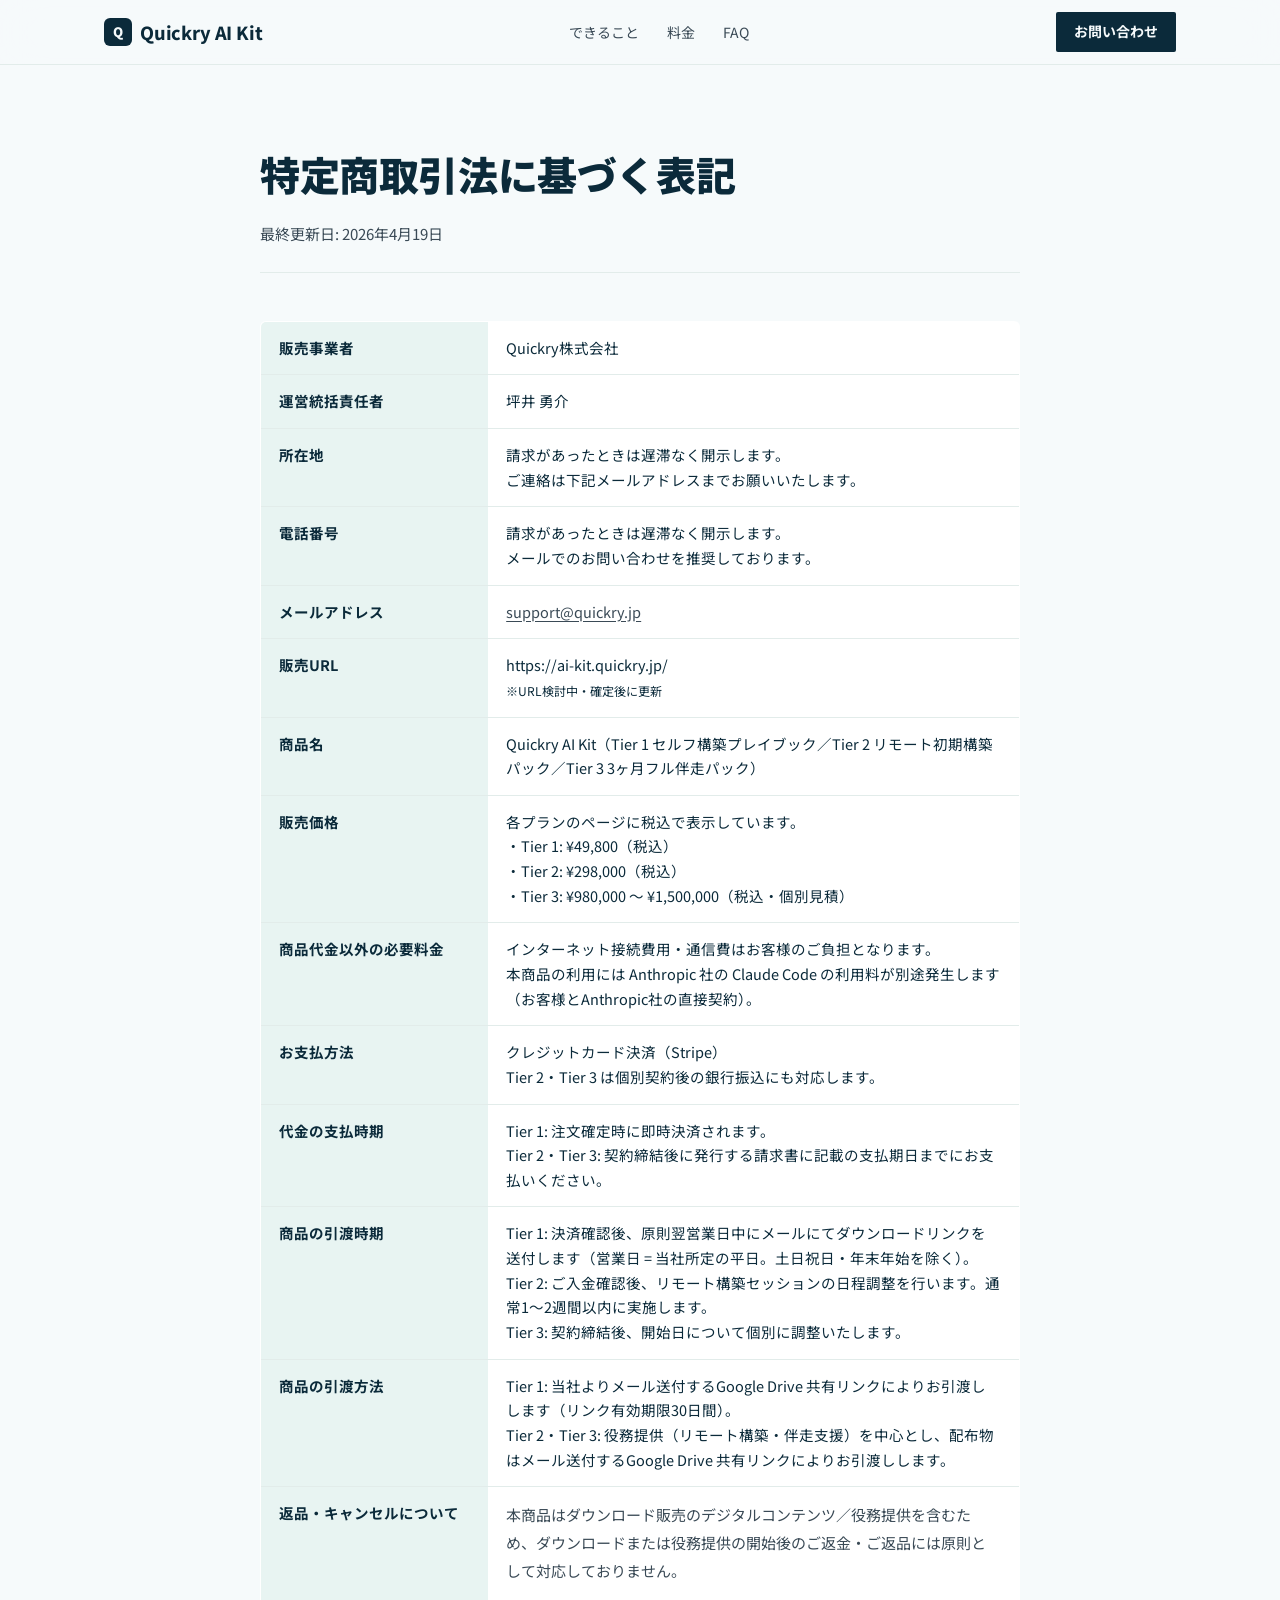
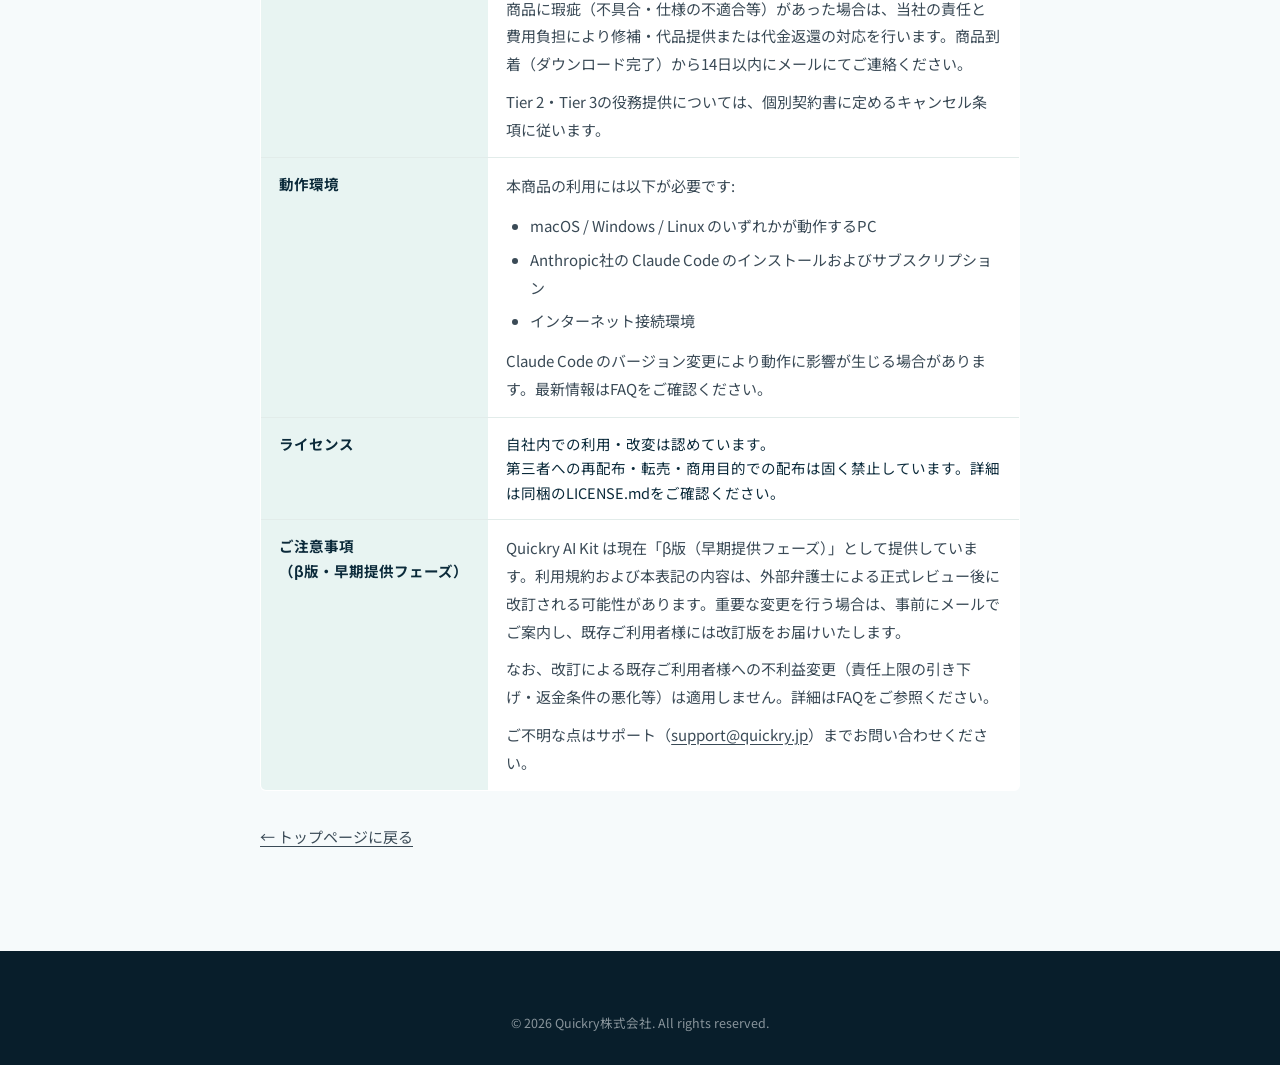
<file: legal.html>
<!doctype html>
<html lang="ja">
  <head>
    <meta charset="UTF-8" />
    <meta name="viewport" content="width=device-width, initial-scale=1.0" />
    <meta name="robots" content="index, follow" />
    <meta
      name="description"
      content="Quickry株式会社「Quickry AI Kit」の特定商取引法に基づく表記。"
    />
    <title>特定商取引法に基づく表記 — Quickry AI Kit</title>
    <link rel="canonical" href="https://ai-kit.quickry.jp/legal.html" />
    <link rel="preconnect" href="https://fonts.googleapis.com" />
    <link rel="preconnect" href="https://fonts.gstatic.com" crossorigin />
    <link
      href="https://fonts.googleapis.com/css2?family=Noto+Sans+JP:wght@400;500;600;700;800;900&display=swap"
      rel="stylesheet"
    />
    <link rel="stylesheet" href="style.css" />

    <!-- Google tag (gtag.js) -->
    <script async src="https://www.googletagmanager.com/gtag/js?id=G-9F9V0YL1FL"></script>
    <script>
      window.dataLayer = window.dataLayer || [];
      function gtag(){dataLayer.push(arguments);}
      gtag('js', new Date());
      gtag('config', 'G-9F9V0YL1FL');
      // 明示的 page_view（拡張計測機能で自動送信されるが DebugView 動作確認のため明示）
      gtag('event', 'page_view', {
        page_title: document.title,
        page_location: window.location.href,
        page_path: window.location.pathname
      });
    </script>
  </head>
  <body>
    <header class="site-header">
      <div class="container">
        <nav class="nav" aria-label="Primary">
          <a href="index.html" class="nav-brand">
            <span class="nav-brand-mark">Q</span>
            <span>Quickry AI Kit</span>
          </a>
          <ul class="nav-links">
            <li><a href="index.html#overview">できること</a></li>
            <li><a href="index.html#pricing">料金</a></li>
            <li><a href="index.html#faq">FAQ</a></li>
          </ul>
          <a href="index.html#contact" class="nav-cta">お問い合わせ</a>
        </nav>
      </div>
    </header>

    <main class="doc-page">
      <div class="container">
        <div class="doc-wrap">
          <h1 class="doc-title">特定商取引法に基づく表記</h1>
          <p class="doc-meta">最終更新日: 2026年4月19日</p>

          <table class="doc-table">
            <tbody>
              <tr>
                <th>販売事業者</th>
                <td>Quickry株式会社</td>
              </tr>
              <tr>
                <th>運営統括責任者</th>
                <td>坪井 勇介</td>
              </tr>
              <tr>
                <th>所在地</th>
                <td>
                  請求があったときは遅滞なく開示します。<br />
                  ご連絡は下記メールアドレスまでお願いいたします。
                </td>
              </tr>
              <tr>
                <th>電話番号</th>
                <td>
                  請求があったときは遅滞なく開示します。<br />
                  メールでのお問い合わせを推奨しております。
                </td>
              </tr>
              <tr>
                <th>メールアドレス</th>
                <td>
                  <a href="mailto:support@quickry.jp">support@quickry.jp</a>
                </td>
              </tr>
              <tr>
                <th>販売URL</th>
                <td>https://ai-kit.quickry.jp/<br /><small>※URL検討中・確定後に更新</small></td>
              </tr>
              <tr>
                <th>商品名</th>
                <td>
                  Quickry AI Kit（Tier 1 セルフ構築プレイブック／Tier 2
                  リモート初期構築パック／Tier 3 3ヶ月フル伴走パック）
                </td>
              </tr>
              <tr>
                <th>販売価格</th>
                <td>
                  各プランのページに税込で表示しています。<br />
                  ・Tier 1: ¥49,800（税込）<br />
                  ・Tier 2: ¥298,000（税込）<br />
                  ・Tier 3: ¥980,000 〜 ¥1,500,000（税込・個別見積）
                </td>
              </tr>
              <tr>
                <th>商品代金以外の必要料金</th>
                <td>
                  インターネット接続費用・通信費はお客様のご負担となります。<br />
                  本商品の利用には Anthropic 社の Claude Code
                  の利用料が別途発生します（お客様とAnthropic社の直接契約）。
                </td>
              </tr>
              <tr>
                <th>お支払方法</th>
                <td>
                  クレジットカード決済（Stripe）<br />
                  Tier 2・Tier 3 は個別契約後の銀行振込にも対応します。
                </td>
              </tr>
              <tr>
                <th>代金の支払時期</th>
                <td>
                  Tier 1: 注文確定時に即時決済されます。<br />
                  Tier 2・Tier 3:
                  契約締結後に発行する請求書に記載の支払期日までにお支払いください。
                </td>
              </tr>
              <tr>
                <th>商品の引渡時期</th>
                <td>
                  Tier 1: 決済確認後、原則翌営業日中にメールにてダウンロードリンクを送付します（営業日 = 当社所定の平日。土日祝日・年末年始を除く）。<br />
                  Tier 2:
                  ご入金確認後、リモート構築セッションの日程調整を行います。通常1〜2週間以内に実施します。<br />
                  Tier 3: 契約締結後、開始日について個別に調整いたします。
                </td>
              </tr>
              <tr>
                <th>商品の引渡方法</th>
                <td>
                  Tier 1: 当社よりメール送付するGoogle Drive 共有リンクによりお引渡しします（リンク有効期限30日間）。<br />
                  Tier 2・Tier 3: 役務提供（リモート構築・伴走支援）を中心とし、配布物はメール送付するGoogle Drive 共有リンクによりお引渡しします。
                </td>
              </tr>
              <tr>
                <th>返品・キャンセルについて</th>
                <td>
                  <p>
                    本商品はダウンロード販売のデジタルコンテンツ／役務提供を含むため、ダウンロードまたは役務提供の開始後のご返金・ご返品には原則として対応しておりません。
                  </p>
                  <p>
                    商品に瑕疵（不具合・仕様の不適合等）があった場合は、当社の責任と費用負担により修補・代品提供または代金返還の対応を行います。商品到着（ダウンロード完了）から14日以内にメールにてご連絡ください。
                  </p>
                  <p>
                    Tier
                    2・Tier 3の役務提供については、個別契約書に定めるキャンセル条項に従います。
                  </p>
                </td>
              </tr>
              <tr>
                <th>動作環境</th>
                <td>
                  <p>本商品の利用には以下が必要です:</p>
                  <ul>
                    <li>macOS / Windows / Linux のいずれかが動作するPC</li>
                    <li>Anthropic社の Claude Code のインストールおよびサブスクリプション</li>
                    <li>インターネット接続環境</li>
                  </ul>
                  <p>Claude Code
                  のバージョン変更により動作に影響が生じる場合があります。最新情報はFAQをご確認ください。</p>
                </td>
              </tr>
              <tr>
                <th>ライセンス</th>
                <td>
                  自社内での利用・改変は認めています。<br />
                  第三者への再配布・転売・商用目的での配布は固く禁止しています。詳細は同梱のLICENSE.mdをご確認ください。
                </td>
              </tr>
              <tr>
                <th>ご注意事項<br />（β版・早期提供フェーズ）</th>
                <td>
                  <p>
                    Quickry AI Kit は現在「β版（早期提供フェーズ）」として提供しています。利用規約および本表記の内容は、外部弁護士による正式レビュー後に改訂される可能性があります。重要な変更を行う場合は、事前にメールでご案内し、既存ご利用者様には改訂版をお届けいたします。
                  </p>
                  <p>
                    なお、改訂による既存ご利用者様への不利益変更（責任上限の引き下げ・返金条件の悪化等）は適用しません。詳細はFAQをご参照ください。
                  </p>
                  <p>
                    ご不明な点はサポート（<a href="mailto:support@quickry.jp">support@quickry.jp</a>）までお問い合わせください。
                  </p>
                </td>
              </tr>
            </tbody>
          </table>

          <p style="margin-top: 32px">
            <a href="index.html">← トップページに戻る</a>
          </p>
        </div>
      </div>
    </main>

    <footer class="site-footer">
      <div class="container">
        <div class="footer-copy">
          © 2026 Quickry株式会社. All rights reserved.
        </div>
      </div>
    </footer>
  </body>
</html>
</file>
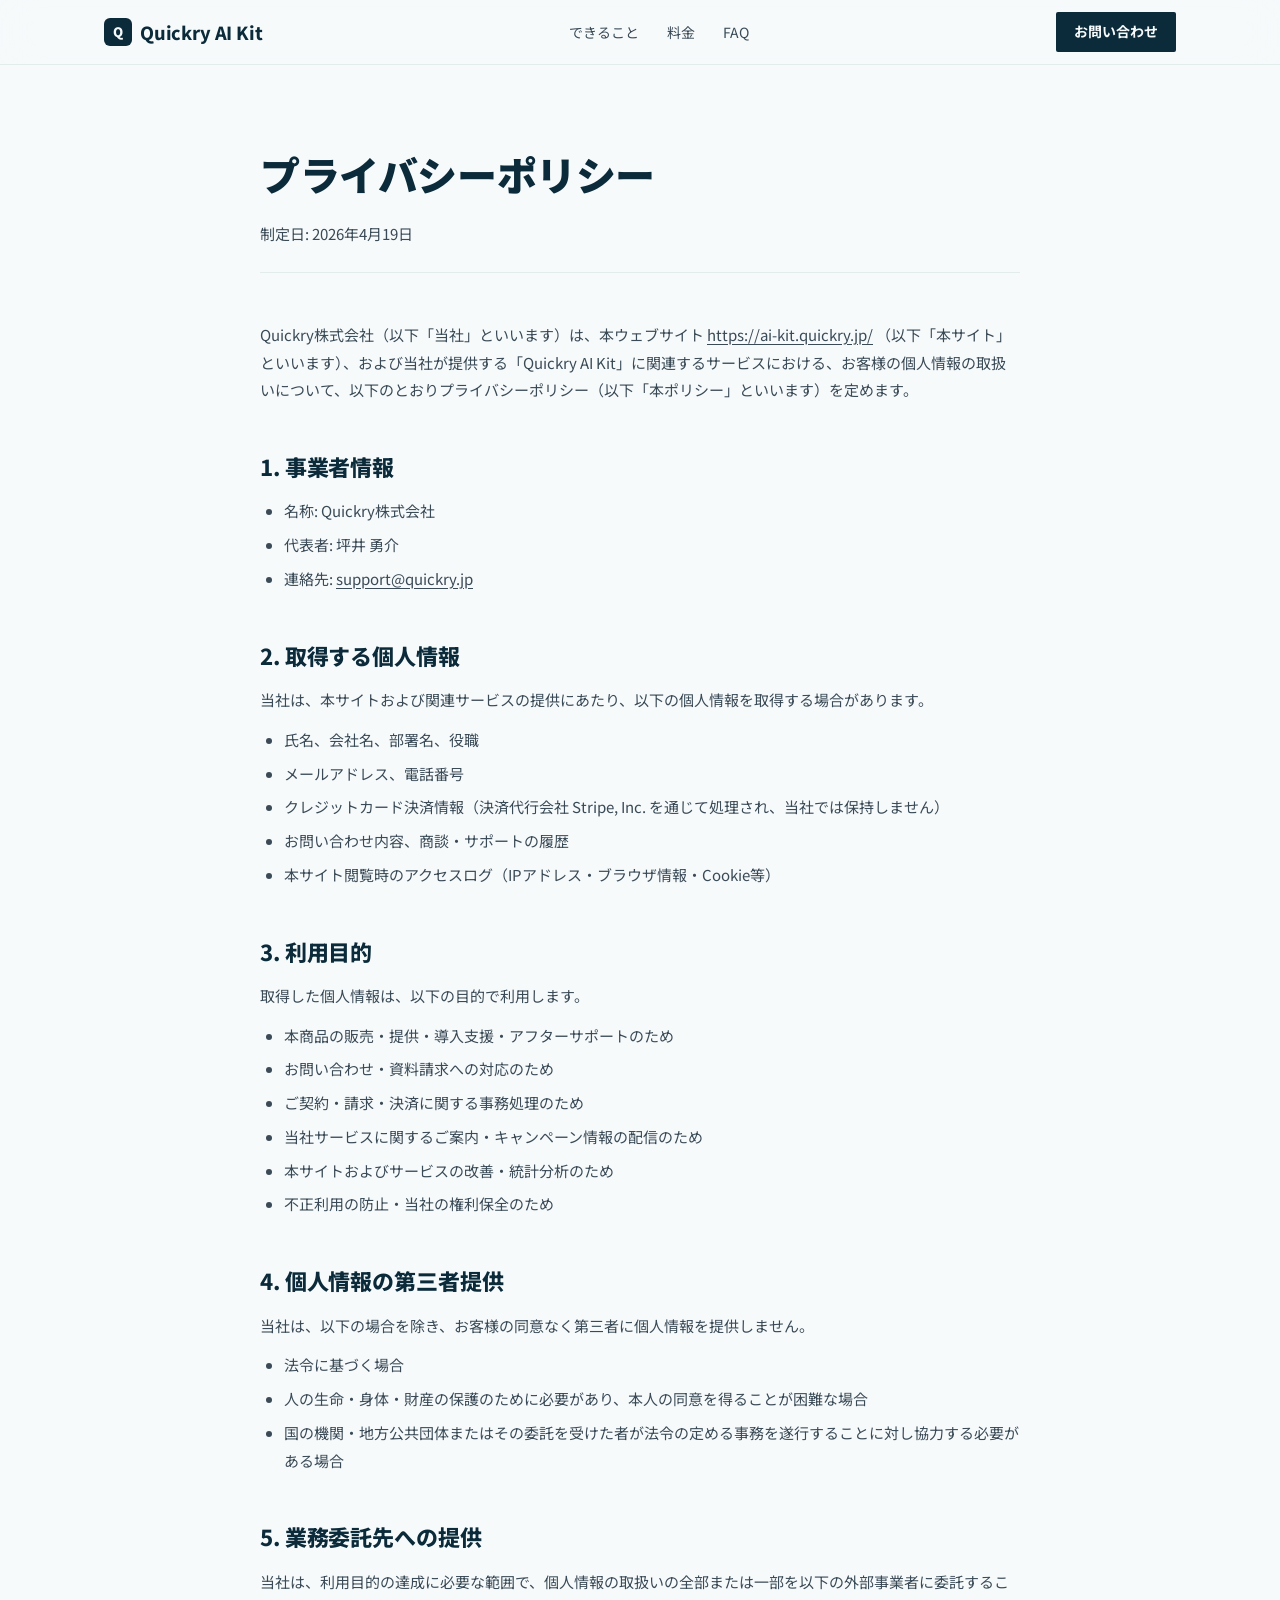
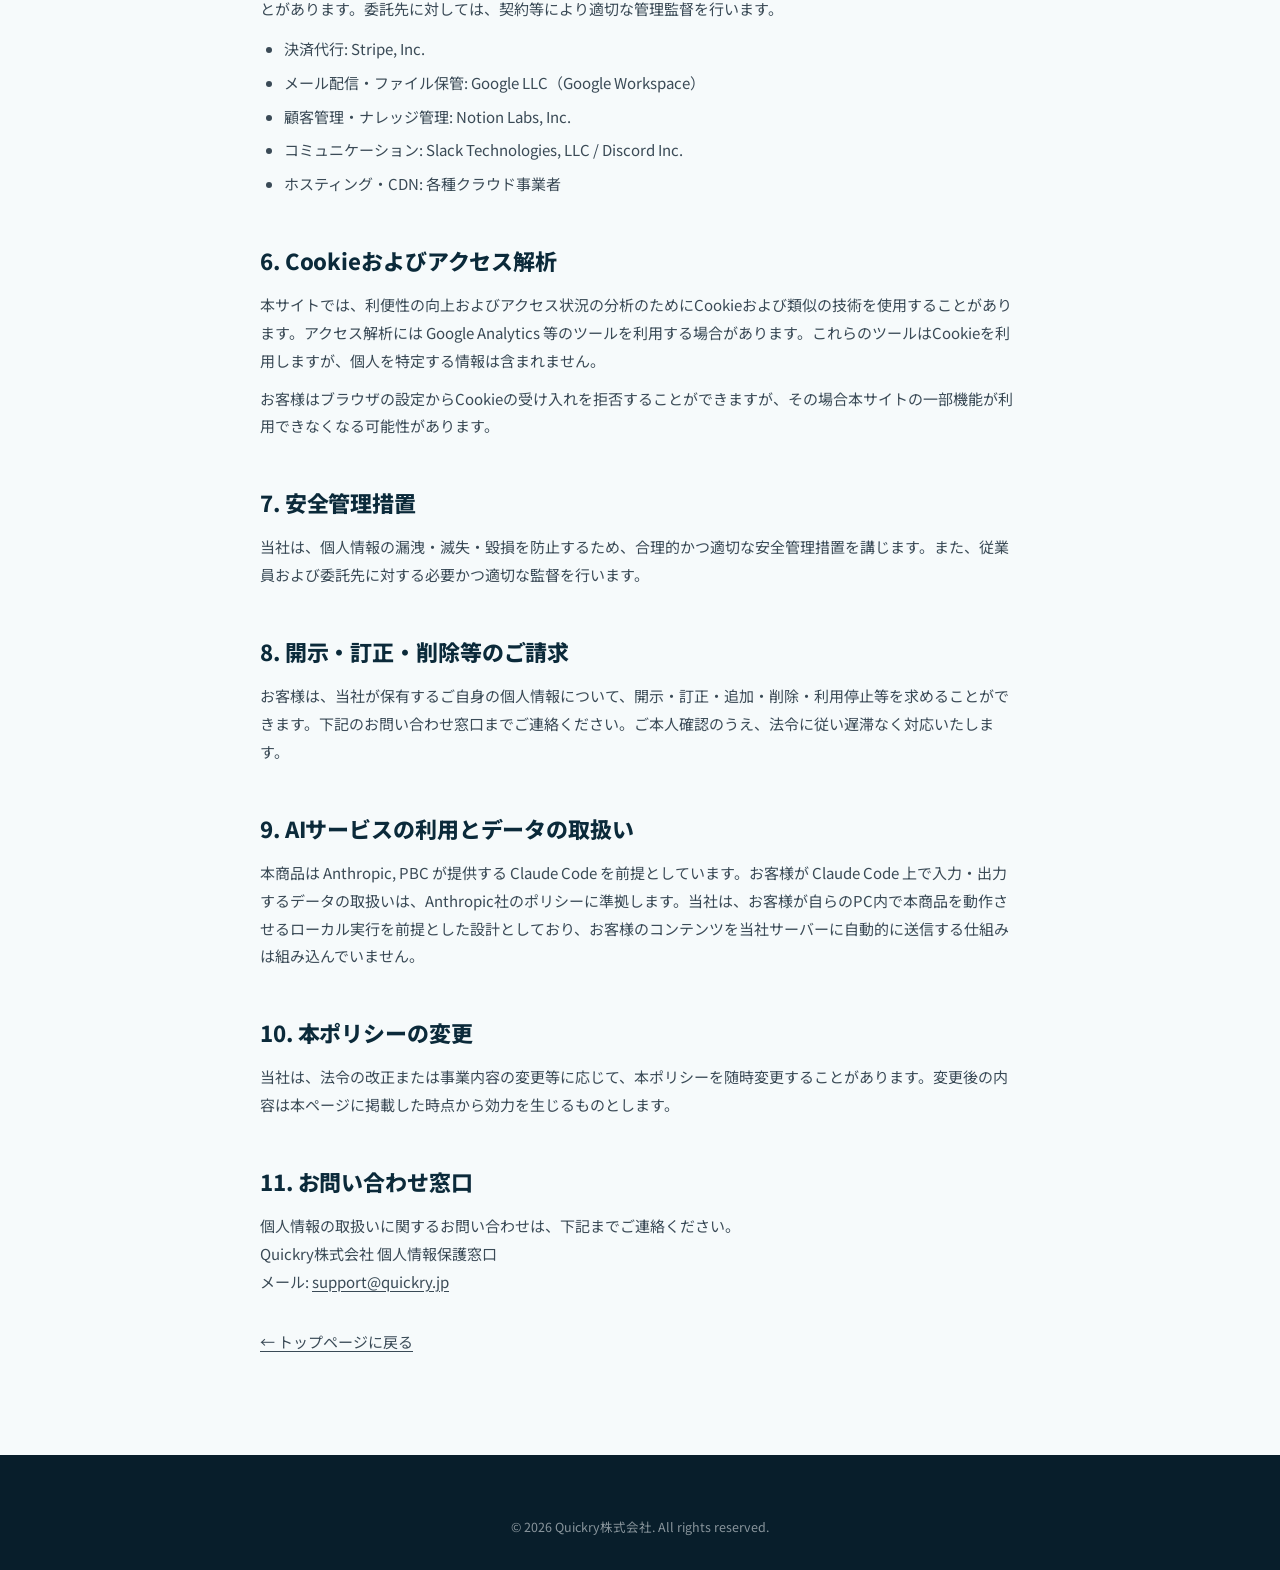
<file: privacy.html>
<!doctype html>
<html lang="ja">
  <head>
    <meta charset="UTF-8" />
    <meta name="viewport" content="width=device-width, initial-scale=1.0" />
    <meta name="robots" content="index, follow" />
    <meta
      name="description"
      content="Quickry株式会社「Quickry AI Kit」のプライバシーポリシー。"
    />
    <title>プライバシーポリシー — Quickry AI Kit</title>
    <link rel="canonical" href="https://ai-kit.quickry.jp/privacy.html" />
    <link rel="preconnect" href="https://fonts.googleapis.com" />
    <link rel="preconnect" href="https://fonts.gstatic.com" crossorigin />
    <link
      href="https://fonts.googleapis.com/css2?family=Noto+Sans+JP:wght@400;500;600;700;800;900&display=swap"
      rel="stylesheet"
    />
    <link rel="stylesheet" href="style.css" />

    <!-- Google tag (gtag.js) -->
    <script async src="https://www.googletagmanager.com/gtag/js?id=G-9F9V0YL1FL"></script>
    <script>
      window.dataLayer = window.dataLayer || [];
      function gtag(){dataLayer.push(arguments);}
      gtag('js', new Date());
      gtag('config', 'G-9F9V0YL1FL');
      // 明示的 page_view（拡張計測機能で自動送信されるが DebugView 動作確認のため明示）
      gtag('event', 'page_view', {
        page_title: document.title,
        page_location: window.location.href,
        page_path: window.location.pathname
      });
    </script>
  </head>
  <body>
    <header class="site-header">
      <div class="container">
        <nav class="nav" aria-label="Primary">
          <a href="index.html" class="nav-brand">
            <span class="nav-brand-mark">Q</span>
            <span>Quickry AI Kit</span>
          </a>
          <ul class="nav-links">
            <li><a href="index.html#overview">できること</a></li>
            <li><a href="index.html#pricing">料金</a></li>
            <li><a href="index.html#faq">FAQ</a></li>
          </ul>
          <a href="index.html#contact" class="nav-cta">お問い合わせ</a>
        </nav>
      </div>
    </header>

    <main class="doc-page">
      <div class="container">
        <div class="doc-wrap">
          <h1 class="doc-title">プライバシーポリシー</h1>
          <p class="doc-meta">制定日: 2026年4月19日</p>

          <p>
            Quickry株式会社（以下「当社」といいます）は、本ウェブサイト
            <a href="https://ai-kit.quickry.jp/">https://ai-kit.quickry.jp/</a>
            （以下「本サイト」といいます）、および当社が提供する「Quickry AI Kit」に関連するサービスにおける、お客様の個人情報の取扱いについて、以下のとおりプライバシーポリシー（以下「本ポリシー」といいます）を定めます。
          </p>

          <h2>1. 事業者情報</h2>
          <ul>
            <li>名称: Quickry株式会社</li>
            <li>代表者: 坪井 勇介</li>
            <li>連絡先: <a href="mailto:support@quickry.jp">support@quickry.jp</a></li>
          </ul>

          <h2>2. 取得する個人情報</h2>
          <p>
            当社は、本サイトおよび関連サービスの提供にあたり、以下の個人情報を取得する場合があります。
          </p>
          <ul>
            <li>氏名、会社名、部署名、役職</li>
            <li>メールアドレス、電話番号</li>
            <li>クレジットカード決済情報（決済代行会社 Stripe, Inc. を通じて処理され、当社では保持しません）</li>
            <li>お問い合わせ内容、商談・サポートの履歴</li>
            <li>本サイト閲覧時のアクセスログ（IPアドレス・ブラウザ情報・Cookie等）</li>
          </ul>

          <h2>3. 利用目的</h2>
          <p>取得した個人情報は、以下の目的で利用します。</p>
          <ul>
            <li>本商品の販売・提供・導入支援・アフターサポートのため</li>
            <li>お問い合わせ・資料請求への対応のため</li>
            <li>ご契約・請求・決済に関する事務処理のため</li>
            <li>当社サービスに関するご案内・キャンペーン情報の配信のため</li>
            <li>本サイトおよびサービスの改善・統計分析のため</li>
            <li>不正利用の防止・当社の権利保全のため</li>
          </ul>

          <h2>4. 個人情報の第三者提供</h2>
          <p>
            当社は、以下の場合を除き、お客様の同意なく第三者に個人情報を提供しません。
          </p>
          <ul>
            <li>法令に基づく場合</li>
            <li>人の生命・身体・財産の保護のために必要があり、本人の同意を得ることが困難な場合</li>
            <li>国の機関・地方公共団体またはその委託を受けた者が法令の定める事務を遂行することに対し協力する必要がある場合</li>
          </ul>

          <h2>5. 業務委託先への提供</h2>
          <p>
            当社は、利用目的の達成に必要な範囲で、個人情報の取扱いの全部または一部を以下の外部事業者に委託することがあります。委託先に対しては、契約等により適切な管理監督を行います。
          </p>
          <ul>
            <li>決済代行: Stripe, Inc.</li>
            <li>メール配信・ファイル保管: Google LLC（Google Workspace）</li>
            <li>顧客管理・ナレッジ管理: Notion Labs, Inc.</li>
            <li>コミュニケーション: Slack Technologies, LLC / Discord Inc.</li>
            <li>ホスティング・CDN: 各種クラウド事業者</li>
          </ul>

          <h2>6. Cookieおよびアクセス解析</h2>
          <p>
            本サイトでは、利便性の向上およびアクセス状況の分析のためにCookieおよび類似の技術を使用することがあります。アクセス解析には Google Analytics 等のツールを利用する場合があります。これらのツールはCookieを利用しますが、個人を特定する情報は含まれません。
          </p>
          <p>
            お客様はブラウザの設定からCookieの受け入れを拒否することができますが、その場合本サイトの一部機能が利用できなくなる可能性があります。
          </p>

          <h2>7. 安全管理措置</h2>
          <p>
            当社は、個人情報の漏洩・滅失・毀損を防止するため、合理的かつ適切な安全管理措置を講じます。また、従業員および委託先に対する必要かつ適切な監督を行います。
          </p>

          <h2>8. 開示・訂正・削除等のご請求</h2>
          <p>
            お客様は、当社が保有するご自身の個人情報について、開示・訂正・追加・削除・利用停止等を求めることができます。下記のお問い合わせ窓口までご連絡ください。ご本人確認のうえ、法令に従い遅滞なく対応いたします。
          </p>

          <h2>9. AIサービスの利用とデータの取扱い</h2>
          <p>
            本商品は Anthropic, PBC が提供する Claude Code を前提としています。お客様が Claude Code 上で入力・出力するデータの取扱いは、Anthropic社のポリシーに準拠します。当社は、お客様が自らのPC内で本商品を動作させるローカル実行を前提とした設計としており、お客様のコンテンツを当社サーバーに自動的に送信する仕組みは組み込んでいません。
          </p>

          <h2>10. 本ポリシーの変更</h2>
          <p>
            当社は、法令の改正または事業内容の変更等に応じて、本ポリシーを随時変更することがあります。変更後の内容は本ページに掲載した時点から効力を生じるものとします。
          </p>

          <h2>11. お問い合わせ窓口</h2>
          <p>
            個人情報の取扱いに関するお問い合わせは、下記までご連絡ください。<br />
            Quickry株式会社 個人情報保護窓口<br />
            メール: <a href="mailto:support@quickry.jp">support@quickry.jp</a>
          </p>

          <p style="margin-top: 32px">
            <a href="index.html">← トップページに戻る</a>
          </p>
        </div>
      </div>
    </main>

    <footer class="site-footer">
      <div class="container">
        <div class="footer-copy">
          © 2026 Quickry株式会社. All rights reserved.
        </div>
      </div>
    </footer>
  </body>
</html>
</file>
<file: style.css>
/* ==========================================================
   Quickry AI Kit LP — Base Styles
   v4 2026-05-05 D案 Light Theme（里見§4-1完全準拠）
   - カラー: Fog White主体 / Pale Teal Soft / White / Deep Teal Navyテキスト / Sharp Tealアクセント
   - 運用比率: Fog White 55% / Pale Teal Soft 25% / White 12% / Deep Teal Navy帯 10% / Sharp Teal 8%
   - Hero: フル幅画像背景 + 右overlayコピー帯（§3 構造変更）
   - ダーク帯維持（メリハリ）: .demo-quick / .section-experience / .final-cta / .site-footer
   - WCAG AA 4.5:1 全本文・本文リンクで確保
   - focus ring 追加（WCAG 2.4.7）
   旧版退避: _archive/履歴_lp_style/20260505_pre_dcase_style.css
   ========================================================== */

:root {
  /* === D案 Light Theme カラートークン（v3 → v4 2026-05-05 里見+佐川徳夫CMO+坪井CEO確定） ===
     旧 Deep Teal Navy ダークテーマは _archive/履歴_lp_style/20260505_pre_dcase_style.css へ退避 */

  /* Brand Anchor（ブランドガイド §2 不変色） */
  --color-deep-teal-navy: #0b2a3a;
  --color-deeper-navy: #081e2b;
  /* Accent — v1.2 改訂 2026-05-05（坪井CEO指示・A案モノトーン基調）
     旧 Sharp Teal #00A896（緑廃止）→ Warm Coral #EA6A3D（暖色重なり気持ち悪い廃止）
     → Deep Teal Navy 自体をアクセント化（Stripe/Linear/Vercel系B2Bプレミアム）
     トークン名は 5/12 ブランドガイドv1.1 反映時に --color-accent-navy へ bump up 予定 */
  --color-sharp-teal: #0b2a3a;                /* Deep Teal Navy をアクセント色に統一 */
  --color-sharp-teal-hover: #1f3e50;          /* Hover 一段明るい濃紺・vs Fog White 11.2:1 AAA */
  --color-sharp-teal-soft: rgba(11, 42, 58, 0.08); /* 極薄濃紺透過（eyebrow背景等） */
  --color-pale-teal: #e8f4f2;                 /* §2 既定値・doc-table thead等で継続使用 */
  --color-fog-white: #f6fafb;
  --color-text-mid: #4a5a66;
  --color-grid-line: #1b3c4e;

  /* === Light Theme 役割マッピング（互換変数）=== */
  --color-bg: #f6fafb;                        /* 主背景（Fog White主体・55%） */
  --color-bg-soft: #eef5f4;                   /* section-soft背景（Pale Teal Soft・25%・新規派生） */
  --color-bg-light: var(--color-bg);          /* 互換維持・既存セレクタ温存 */
  --color-bg-accent: var(--color-deep-teal-navy); /* Hero overlay帯・final-cta帯 */

  --color-surface: #ffffff;                   /* カード地（D案では純白） */
  --color-surface-hover: #fbfdfd;
  --color-surface-light: #ffffff;             /* 互換維持 */

  --color-border: #e2ecea;                    /* §2 Soft Line を1段薄く調整 */
  --color-border-strong: #cfddda;
  --color-border-light: #e2ecea;              /* 互換維持 */

  --color-text: #0b2a3a;                      /* メイン本文（Deep Teal Navy） */
  --color-text-soft: #3a4a56;
  --color-text-muted: #6e7e89;
  --color-text-on-light: var(--color-text);   /* 互換維持 */
  --color-text-on-light-muted: var(--color-text-soft); /* 互換維持 */
  --color-text-on-dark: var(--color-fog-white); /* Hero overlay内・final-cta内のコピー */

  --color-accent: var(--color-sharp-teal);
  --color-accent-hover: var(--color-sharp-teal-hover);
  --color-accent-soft: var(--color-sharp-teal-soft);

  --color-link: #3a4a56;                       /* 濃いグレー（A案モノトーン基調・vs Fog White 8.9:1 AAA） */
  --color-link-hover: var(--color-deep-teal-navy);

  /* グラデーション（互換維持・final-cta等で参照） */
  --color-gradient-1: var(--color-deeper-navy);
  --color-gradient-2: var(--color-deep-teal-navy);

  --color-success: #1fbf91;

  --max-width: 1120px;

  /* 角丸（B採用親しみ寄り運用・不変） */
  --radius-sm: 6px; /* タグ・バッジ・チェックボックス */
  --radius-md: 6px; /* カード装飾 */
  --radius-lg: 6px; /* セクションカード */
  --radius-xl: 6px; /* Hero周辺カード */
  --radius-cta: 2px; /* CTA専用（ブランドガイド §5-3） */

  /* ライト地用 shadow 再設計（里見§2-4） */
  --shadow-sm: 0 1px 2px rgba(11, 42, 58, 0.06), 0 1px 3px rgba(11, 42, 58, 0.04);
  --shadow-md: 0 4px 12px rgba(11, 42, 58, 0.08), 0 2px 4px rgba(11, 42, 58, 0.04);
  --shadow-lg: 0 12px 32px rgba(11, 42, 58, 0.12), 0 4px 8px rgba(11, 42, 58, 0.06);

  --font-jp: "Noto Sans JP", "Hiragino Sans", "Hiragino Kaku Gothic ProN",
    "Yu Gothic", sans-serif;
  --font-en: "Inter", -apple-system, BlinkMacSystemFont, "Segoe UI", sans-serif;
}

* {
  box-sizing: border-box;
  margin: 0;
  padding: 0;
}

html {
  scroll-behavior: smooth;
  font-size: 16px;
}

body {
  font-family: var(--font-jp);
  background: var(--color-bg);
  color: var(--color-text);
  line-height: 1.7;
  -webkit-font-smoothing: antialiased;
  -moz-osx-font-smoothing: grayscale;
  overflow-x: hidden;
}

a {
  color: inherit;
  text-decoration: none;
}

img {
  max-width: 100%;
  height: auto;
  display: block;
}

button {
  font-family: inherit;
  cursor: pointer;
  border: none;
  background: none;
}

/* ==========================================================
   Focus Ring（WCAG 2.4.7・里見§2-3 / §4-4）
   キーボード操作アクセシビリティ補強
   ========================================================== */

:focus-visible {
  outline: 2px solid var(--color-accent);
  outline-offset: 2px;
}

a:focus-visible,
button:focus-visible,
.btn:focus-visible,
summary:focus-visible,
.faq-item summary:focus-visible {
  outline: 2px solid var(--color-accent);
  outline-offset: 2px;
  border-radius: var(--radius-sm);
}

/* ==========================================================
   Layout
   ========================================================== */

.container {
  width: 100%;
  max-width: var(--max-width);
  margin: 0 auto;
  padding: 0 24px;
}

.section {
  padding: 96px 0;
  position: relative;
}

/* section-soft = Pale Teal Soft 25%帯（D案ライトテーマ）
   主背景 Fog White から温度が1段上がる */
.section-soft {
  background: var(--color-bg-soft);
  color: var(--color-text-on-light);
}

.section-soft .section-title,
.section-soft .section-subtitle,
.section-soft p,
.section-soft li,
.section-soft h2,
.section-soft h3,
.section-soft h4 {
  color: var(--color-text-on-light);
}

.section-soft .section-subtitle,
.section-soft p {
  color: var(--color-text-on-light-muted);
}

.section-title {
  font-size: clamp(28px, 4vw, 44px);
  font-weight: 800;
  line-height: 1.3;
  margin-bottom: 20px;
  letter-spacing: -0.01em;
}

.section-subtitle {
  font-size: clamp(15px, 1.6vw, 18px);
  color: var(--color-text-muted);
  margin-bottom: 56px;
  max-width: 640px;
}

.section-head {
  text-align: center;
  margin-bottom: 64px;
}

.section-head .section-subtitle {
  margin-left: auto;
  margin-right: auto;
}

.eyebrow {
  display: inline-block;
  font-size: 13px;
  font-weight: 600;
  letter-spacing: 0.1em;
  text-transform: uppercase;
  color: var(--color-deep-teal-navy);   /* 旧: var(--color-sharp-teal) → ライト地で浮く緑文字を濃紺へ（坪井FB#2 v4.1 2026-05-05・里見§4-1 C案・コントラスト15.8:1） */
  background: var(--color-sharp-teal-soft); /* 薄緑透過背景は維持・ラベル感保全（運用比率0%変動） */
  padding: 6px 14px;
  border-radius: 999px; /* タグはpill不変（ブランドガイド該当外） */
  margin-bottom: 20px;
}

/* ==========================================================
   Header / Nav — D案ライト地化
   ========================================================== */

.site-header {
  position: fixed;
  top: 0;
  left: 0;
  right: 0;
  z-index: 100;
  background: rgba(246, 250, 251, 0.85);
  backdrop-filter: blur(20px);
  -webkit-backdrop-filter: blur(20px);
  border-bottom: 1px solid var(--color-border);
}

.nav {
  display: flex;
  align-items: center;
  justify-content: space-between;
  height: 64px;
}

.nav-brand {
  font-size: 18px;
  font-weight: 800;
  letter-spacing: -0.01em;
  display: flex;
  align-items: center;
  gap: 8px;
}

.nav-brand-mark {
  width: 28px;
  height: 28px;
  border-radius: var(--radius-sm); /* 6px・カードと同階層 */
  background: var(--color-sharp-teal);
  display: flex;
  align-items: center;
  justify-content: center;
  color: var(--color-fog-white); /* A案 v1.2: 濃紺塗り上の文字は白（v4.2 2026-05-05） */
  font-weight: 900;
  font-size: 13px;
}

.nav-links {
  display: flex;
  align-items: center;
  gap: 28px;
  list-style: none;
}

.nav-links a {
  font-size: 14px;
  color: var(--color-text-soft);
  transition: color 0.2s;
}

.nav-links a:hover {
  color: var(--color-text);
}

.nav-cta {
  display: inline-flex;
  align-items: center;
  padding: 8px 18px;
  background: var(--color-sharp-teal);
  color: var(--color-fog-white); /* A案 v1.2: 濃紺塗り上の文字は白 */
  border-radius: var(--radius-cta); /* 2px・ブランドガイド §5-3 */
  font-weight: 700;
  font-size: 14px;
  transition: transform 0.2s, background 0.2s;
}

.nav-cta:hover {
  background: var(--color-sharp-teal-hover);
  transform: translateY(-1px);
}

.nav-toggle {
  display: none;
}

/* ==========================================================
   Hero — D案フル幅画像背景 + 右overlayコピー帯（里見§3）
   - 画像（picture）はabsolute全面・object-position: left center
   - 右側overlayコピー max-width 520px
   - 左→右グラデで右端を Fog White へ軽くフェード→overlay帯へ繋ぐ
   - モバイルは縦並び（画像上・コピー下）
   ========================================================== */

.hero {
  position: relative;
  min-height: 720px;
  padding: 0;
  overflow: hidden;
  background: var(--color-bg-accent); /* 画像読込前のフォールバック・Deep Teal Navy */
}

.hero-bg-picture {
  position: absolute;
  inset: 0;
  z-index: 0;
  display: block;
}

.hero-bg-picture img {
  width: 100%;
  height: 100%;
  object-fit: cover;
  object-position: left center; /* 画像左端基準・右側に画像内オフィス壁余白（人物頭上〜右側）を活用 (v4.2 2026-05-05 坪井FB「右側余白何？」対応・scale撤回・元画像の右側余白構図をそのまま活かす) */
}

/* 画像の右側オフィス壁部分にコピー overlay する設計
   コピー領域（右45-50%）の可読性を最優先にフェード強化（v4.3 2026-05-05 坪井FB「文字見づらい」対応） */
.hero-bg-picture::after {
  content: "";
  position: absolute;
  inset: 0;
  background: linear-gradient(
    90deg,
    rgba(11, 42, 58, 0.05) 0%,
    rgba(11, 42, 58, 0.0) 20%,
    rgba(246, 250, 251, 0.0) 40%,
    rgba(246, 250, 251, 0.65) 55%,    /* 55%地点から白フェード強開始 */
    rgba(246, 250, 251, 0.92) 75%,    /* 75%地点でほぼ不透明白 */
    rgba(246, 250, 251, 0.96) 100%    /* 右端ほぼ完全な Fog White */
  );
  pointer-events: none;
}

.hero-inner-overlay {
  position: relative;
  z-index: 1;
  max-width: var(--max-width);
  margin: 0 auto;
  padding: 160px 24px 120px;
  display: grid;
  grid-template-columns: 1fr;
  justify-items: end; /* 右寄せ */
}

.hero-inner-overlay > * {
  max-width: 600px; /* コピー幅52%相当（v4.4 2026-05-05 坪井FB「改行位置がおかしい」対応・520→600px拡張） */
}

/* テキストカラーは主テキスト Deep Teal Navy（明るい地に黒文字） */
.hero-title {
  font-size: clamp(30px, 4.6vw, 54px); /* v4.5 2026-05-05 改行制御のためサイズ縮小（旧 36-68px → 30-54px） */
  font-weight: 900;
  line-height: 1.2;
  letter-spacing: -0.02em;
  margin-bottom: 28px;
  color: var(--color-text);
}

/* 各行を確実に1行で表示（v4.5 2026-05-05 坪井FB「AI孤立4行」対応・display: block で行制御） */
.hero-title-line {
  display: block;
  white-space: nowrap; /* 各行が途中で折り返さない */
}

.hero-title .accent {
  color: var(--color-sharp-teal-hover); /* A案v1.2: Hover濃紺 #1f3e50 */
  background: none;
  -webkit-background-clip: initial;
  background-clip: initial;
}

.hero-sub {
  font-size: clamp(16px, 2vw, 20px);
  color: var(--color-text-soft);
  line-height: 1.75;
  margin-bottom: 40px;
}

.hero-cta-group {
  display: flex;
  flex-wrap: wrap;
  gap: 12px;
  margin-bottom: 36px;
}

.hero-badges {
  display: flex;
  flex-wrap: wrap;
  gap: 24px;
  color: var(--color-text-muted);
  font-size: 14px;
}

.hero-badges span {
  display: inline-flex;
  align-items: center;
  gap: 6px;
}

.hero-badges span::before {
  content: "✓";
  color: var(--color-sharp-teal);
  font-weight: 700;
}

/* ==========================================================
   Buttons — CTA角丸2px（ブランドガイド §5-3）
   - btn-secondary はライト地用に Deep Teal Navy 反転
   ========================================================== */

.btn {
  display: inline-flex;
  align-items: center;
  justify-content: center;
  gap: 8px;
  padding: 14px 28px;
  border-radius: var(--radius-cta); /* 2px・全CTA共通 */
  font-weight: 700;
  font-size: 15px;
  letter-spacing: 0.01em;
  transition: transform 0.2s, box-shadow 0.2s, background 0.2s;
  white-space: nowrap;
}

.btn-primary {
  background: var(--color-sharp-teal);
  color: var(--color-fog-white); /* A案 v1.2: 濃紺塗り上の文字は白 */
  box-shadow: 0 8px 24px rgba(11, 42, 58, 0.22); /* shadow も濃紺ベースに */
}

.btn-primary:hover {
  background: var(--color-sharp-teal-hover);
  transform: translateY(-2px);
  box-shadow: 0 12px 32px rgba(234, 106, 61, 0.36);
}

.btn-secondary {
  background: transparent;
  color: var(--color-text);
  border: 1.2px solid var(--color-text);
}

.btn-secondary:hover {
  background: rgba(11, 42, 58, 0.06);
  transform: translateY(-1px);
}

.btn-ghost {
  background: transparent;
  color: var(--color-text-soft);
  border: 1px solid var(--color-border-strong);
}

.btn-ghost:hover {
  background: rgba(11, 42, 58, 0.04);
  color: var(--color-text);
}

.btn-lg {
  padding: 18px 36px;
  font-size: 16px;
}

.btn-block {
  display: flex;
  width: 100%;
}

/* ==========================================================
   Problem Checklist Section
   ========================================================== */

.checklist {
  display: grid;
  grid-template-columns: repeat(auto-fit, minmax(320px, 1fr));
  gap: 12px;
  max-width: 820px;
  margin: 0 auto;
}

.check-item {
  display: flex;
  align-items: flex-start;
  gap: 12px;
  padding: 18px 22px;
  background: var(--color-surface-light);
  border: 1px solid var(--color-border-light);
  border-radius: var(--radius-md); /* 6px */
  font-size: 15px;
  color: var(--color-text-on-light);
  transition: border-color 0.2s, transform 0.2s;
}

.check-item:hover {
  border-color: var(--color-sharp-teal);
  transform: translateY(-2px);
}

.check-item .box {
  flex-shrink: 0;
  width: 22px;
  height: 22px;
  border: 2px solid var(--color-sharp-teal);
  border-radius: var(--radius-md); /* 6px */
  margin-top: 2px;
}

/* ==========================================================
   Before / After
   ========================================================== */

.ba-grid {
  display: grid;
  grid-template-columns: 1fr 1fr;
  gap: 24px;
  margin-top: 56px;
}

.ba-card {
  padding: 32px 28px;
  border-radius: var(--radius-lg); /* 6px */
  border: 1px solid var(--color-border);
}

.ba-card.before {
  background: var(--color-surface);
  border-color: var(--color-border);
}

.ba-card.after {
  background: var(--color-sharp-teal-soft);
  border-color: rgba(234, 106, 61, 0.32);
}

.ba-label {
  display: inline-block;
  font-size: 12px;
  font-weight: 700;
  letter-spacing: 0.1em;
  text-transform: uppercase;
  padding: 4px 12px;
  border-radius: 999px; /* タグはpill不変 */
  margin-bottom: 20px;
}

.ba-card.before .ba-label {
  background: rgba(110, 126, 137, 0.14);
  color: var(--color-text-muted);
}

.ba-card.after .ba-label {
  background: var(--color-sharp-teal-soft);
  color: var(--color-sharp-teal-hover);
}

.ba-list {
  list-style: none;
  display: flex;
  flex-direction: column;
  gap: 14px;
}

.ba-list li {
  display: flex;
  align-items: flex-start;
  gap: 10px;
  font-size: 15px;
  color: var(--color-text-soft);
  line-height: 1.6;
}

.ba-list li::before {
  content: "•";
  color: var(--color-text-muted);
  font-weight: 700;
  flex-shrink: 0;
}

.ba-card.after .ba-list li::before {
  color: var(--color-sharp-teal);
}

/* ==========================================================
   Steps
   ========================================================== */

.steps {
  display: grid;
  grid-template-columns: repeat(auto-fit, minmax(230px, 1fr));
  gap: 20px;
  margin-top: 48px;
}

.step {
  padding: 28px 24px;
  background: var(--color-surface);
  border: 1px solid var(--color-border);
  border-radius: var(--radius-lg); /* 6px */
  position: relative;
}

.step-num {
  display: inline-flex;
  align-items: center;
  justify-content: center;
  width: 36px;
  height: 36px;
  border-radius: var(--radius-md); /* 6px・バッジ装飾 */
  background: var(--color-sharp-teal);
  color: var(--color-fog-white); /* A案 v1.2: 濃紺塗り上の文字は白 */
  font-weight: 800;
  font-size: 16px;
  margin-bottom: 16px;
}

.step h4 {
  font-size: 17px;
  font-weight: 700;
  margin-bottom: 8px;
  color: var(--color-text);
}

.step p {
  font-size: 14px;
  color: var(--color-text-soft);
  line-height: 1.6;
}

/* ==========================================================
   Includes — contents cards
   ========================================================== */

.includes-grid {
  display: grid;
  grid-template-columns: repeat(auto-fit, minmax(260px, 1fr));
  gap: 20px;
}

.include-card {
  padding: 28px;
  background: var(--color-surface-light);
  border: 1px solid var(--color-border-light);
  border-radius: var(--radius-lg); /* 6px */
  color: var(--color-text-on-light);
  transition: border-color 0.2s, transform 0.2s;
}

.include-card:hover {
  border-color: var(--color-sharp-teal);
  transform: translateY(-3px);
}

.include-icon {
  width: 44px;
  height: 44px;
  border-radius: var(--radius-md); /* 6px・アイコン装飾 */
  background: var(--color-sharp-teal-soft);
  color: var(--color-sharp-teal);
  display: flex;
  align-items: center;
  justify-content: center;
  font-size: 22px;
  font-weight: 800;
  margin-bottom: 16px;
}

.include-card h4 {
  font-size: 17px;
  font-weight: 700;
  margin-bottom: 8px;
  color: var(--color-text-on-light);
}

.include-card p {
  font-size: 14px;
  color: var(--color-text-on-light-muted);
  line-height: 1.65;
}

.include-card ul {
  margin-top: 10px;
  padding-left: 18px;
  font-size: 13.5px;
  color: var(--color-text-on-light-muted);
  line-height: 1.8;
}

/* ==========================================================
   Pricing
   ========================================================== */

.pricing-grid {
  display: grid;
  grid-template-columns: repeat(3, 1fr);
  gap: 24px;
  margin-top: 20px;
}

.price-card {
  padding: 36px 32px;
  background: var(--color-surface);
  border: 1px solid var(--color-border);
  border-radius: var(--radius-xl); /* 6px */
  display: flex;
  flex-direction: column;
  position: relative;
  transition: transform 0.25s, border-color 0.2s, box-shadow 0.2s;
  box-shadow: var(--shadow-sm);
}

.price-card:hover {
  transform: translateY(-4px);
  border-color: var(--color-border-strong);
  box-shadow: var(--shadow-md);
}

.price-card.featured {
  border-color: var(--color-sharp-teal);
  background: linear-gradient(
    180deg,
    rgba(234, 106, 61, 0.06) 0%,
    var(--color-surface) 60%
  );
  box-shadow: var(--shadow-md);
}

.price-card.featured::before {
  content: "★ おすすめ";
  position: absolute;
  top: -14px;
  left: 50%;
  transform: translateX(-50%);
  background: var(--color-sharp-teal);
  color: var(--color-fog-white); /* A案 v1.2: 濃紺塗り上の文字は白 */
  font-size: 12px;
  font-weight: 700;
  padding: 5px 14px;
  border-radius: 999px; /* バッジpill不変 */
  letter-spacing: 0.05em;
}

.price-tier {
  font-size: 14px;
  font-weight: 700;
  color: var(--color-sharp-teal-hover); /* 4.5:1 確保（本文字サイズ）*/
  letter-spacing: 0.08em;
  text-transform: uppercase;
  margin-bottom: 10px;
}

.price-name {
  font-size: 22px;
  font-weight: 800;
  margin-bottom: 18px;
  line-height: 1.3;
  color: var(--color-text);
}

.price-amount {
  display: flex;
  align-items: baseline;
  gap: 6px;
  margin-bottom: 6px;
  color: var(--color-text);
}

.price-amount .num {
  font-size: 40px;
  font-weight: 900;
  letter-spacing: -0.02em;
}

.price-amount .unit {
  font-size: 15px;
  color: var(--color-text-soft);
  font-weight: 600;
}

.price-note {
  font-size: 13px;
  color: var(--color-text-soft);
  margin-bottom: 24px;
}

.price-note .sale {
  color: var(--color-sharp-teal-hover);
  font-weight: 700;
}

.price-features {
  list-style: none;
  display: flex;
  flex-direction: column;
  gap: 12px;
  margin-bottom: 32px;
  flex-grow: 1;
}

.price-features li {
  display: flex;
  align-items: flex-start;
  gap: 10px;
  font-size: 14px;
  color: var(--color-text-soft);
  line-height: 1.6;
}

.price-features li::before {
  content: "✓";
  color: var(--color-sharp-teal);
  font-weight: 800;
  flex-shrink: 0;
  margin-top: 1px;
}

.price-target {
  padding: 12px 16px;
  background: var(--color-bg-soft);
  border: 1px solid var(--color-border);
  border-radius: var(--radius-md); /* 6px */
  font-size: 13px;
  color: var(--color-text-soft);
  margin-bottom: 20px;
}

/* ==========================================================
   Why Quickry — stats
   ========================================================== */

.stats-grid {
  display: grid;
  grid-template-columns: repeat(auto-fit, minmax(180px, 1fr));
  gap: 20px;
  margin-top: 56px;
}

.stat {
  text-align: center;
  padding: 32px 20px;
  background: var(--color-surface-light);
  border: 1px solid var(--color-border-light);
  border-radius: var(--radius-lg); /* 6px */
}

.stat-num {
  font-size: 44px;
  font-weight: 900;
  color: var(--color-sharp-teal);
  background: none;
  -webkit-background-clip: initial;
  background-clip: initial;
  line-height: 1.1;
  margin-bottom: 8px;
  letter-spacing: -0.02em;
}

.stat-label {
  font-size: 13.5px;
  color: var(--color-text-on-light-muted);
}

.owner-card {
  display: grid;
  grid-template-columns: 160px 1fr;
  gap: 28px;
  align-items: center;
  padding: 32px;
  background: var(--color-surface-light);
  border: 1px solid var(--color-border-light);
  border-radius: var(--radius-xl); /* 6px */
  margin-top: 56px;
  color: var(--color-text-on-light);
}

.owner-avatar {
  width: 160px;
  height: 160px;
  border-radius: 50%; /* 円形不変 */
  object-fit: cover; /* 画像対応・正方形画像を円形にトリミング（v4.5 2026-05-05 実写真化） */
  object-position: center top; /* 上寄せ・顔がしっかり見える */
  flex-shrink: 0;
  border: 3px solid var(--color-surface); /* 白縁取り（カード地と一体化を防ぐ） */
  box-shadow: var(--shadow-md); /* 浮かせて見せる */
}

.owner-meta h4 {
  font-size: 22px;
  font-weight: 800;
  margin-bottom: 6px;
  color: var(--color-text-on-light);
}

.owner-meta .role {
  font-size: 14px;
  color: var(--color-sharp-teal-hover); /* 4.5:1 確保 */
  font-weight: 600;
  margin-bottom: 14px;
}

.owner-meta ul {
  list-style: none;
  display: flex;
  flex-direction: column;
  gap: 6px;
  font-size: 14px;
  color: var(--color-text-on-light-muted);
}

.owner-meta ul li::before {
  content: "— ";
  color: var(--color-text-mid);
}

/* ==========================================================
   FAQ
   ========================================================== */

.faq-list {
  max-width: 820px;
  margin: 0 auto;
  display: flex;
  flex-direction: column;
  gap: 12px;
}

.faq-item {
  background: var(--color-surface-light);
  border: 1px solid var(--color-border-light);
  border-radius: var(--radius-md); /* 6px */
  overflow: hidden;
  transition: border-color 0.2s;
  color: var(--color-text-on-light);
}

.faq-item:hover {
  border-color: var(--color-sharp-teal);
}

.faq-item summary {
  padding: 20px 24px;
  cursor: pointer;
  font-size: 16px;
  font-weight: 600;
  display: flex;
  justify-content: space-between;
  align-items: center;
  gap: 20px;
  list-style: none;
  color: var(--color-text-on-light);
}

.faq-item summary::-webkit-details-marker {
  display: none;
}

.faq-item summary::after {
  content: "+";
  font-size: 22px;
  color: var(--color-sharp-teal-hover);
  font-weight: 400;
  transition: transform 0.2s;
  flex-shrink: 0;
}

.faq-item[open] summary::after {
  transform: rotate(45deg);
}

.faq-body {
  padding: 0 24px 22px;
  font-size: 15px;
  color: var(--color-text-on-light-muted);
  line-height: 1.75;
}

/* ==========================================================
   Future (導入後の未来)
   ========================================================== */

.future-list {
  display: grid;
  grid-template-columns: repeat(auto-fit, minmax(260px, 1fr));
  gap: 20px;
  margin-top: 48px;
}

.future-card {
  padding: 28px;
  background: linear-gradient(
    180deg,
    var(--color-surface) 0%,
    var(--color-accent-soft) 100%
  );
  border: 1px solid var(--color-border);
  border-radius: var(--radius-lg); /* 6px */
  font-size: 15px;
  line-height: 1.7;
  color: var(--color-text-soft);
}

.future-card .num {
  display: inline-block;
  font-size: 13px;
  font-weight: 700;
  color: var(--color-sharp-teal-hover);
  margin-bottom: 8px;
  letter-spacing: 0.08em;
}

/* ==========================================================
   Final CTA — ダーク帯維持（メリハリ装置）
   ========================================================== */

.final-cta {
  padding: 110px 0;
  text-align: center;
  background: linear-gradient(
    135deg,
    var(--color-deeper-navy) 0%,
    var(--color-deep-teal-navy) 100%
  );
  border-top: 1px solid var(--color-deeper-navy);
  border-bottom: 1px solid var(--color-deeper-navy);
  position: relative;
  overflow: hidden;
}

.final-cta::before {
  content: "";
  position: absolute;
  top: -30%;
  left: 50%;
  transform: translateX(-50%);
  width: 800px;
  height: 800px;
  background: radial-gradient(
    circle,
    rgba(234, 106, 61, 0.10),
    transparent 60%
  );
  filter: blur(40px);
  z-index: 0;
}

.final-cta > * {
  position: relative;
  z-index: 1;
}

.final-cta h2 {
  font-size: clamp(28px, 4.5vw, 48px);
  font-weight: 900;
  line-height: 1.3;
  margin-bottom: 22px;
  letter-spacing: -0.01em;
  color: var(--color-fog-white);
}

.final-cta p {
  font-size: clamp(16px, 1.8vw, 18px);
  color: rgba(246, 250, 251, 0.84);
  max-width: 640px;
  margin: 0 auto 40px;
  line-height: 1.75;
}

.final-cta-buttons {
  display: flex;
  flex-wrap: wrap;
  gap: 14px;
  justify-content: center;
}

/* final-cta 内のbtn-secondary・btn-ghostはダーク地のため文字色反転 */
.final-cta .btn-secondary {
  color: var(--color-fog-white);
  border-color: var(--color-fog-white);
}

.final-cta .btn-secondary:hover {
  background: rgba(246, 250, 251, 0.08);
}

.final-cta .btn-ghost {
  color: rgba(246, 250, 251, 0.84);
  border-color: rgba(246, 250, 251, 0.32);
}

.final-cta .btn-ghost:hover {
  background: rgba(246, 250, 251, 0.06);
  color: var(--color-fog-white);
}

/* ==========================================================
   Footer — ダーク帯維持（信頼/重み）
   ========================================================== */

.site-footer {
  padding: 60px 0 32px;
  background: var(--color-deeper-navy);
  border-top: 1px solid var(--color-deeper-navy);
  color: rgba(246, 250, 251, 0.84);
}

.site-footer .nav-brand {
  color: var(--color-fog-white);
}

.footer-top {
  display: grid;
  grid-template-columns: 1.5fr 1fr 1fr 1fr;
  gap: 40px;
  padding-bottom: 40px;
  border-bottom: 1px solid rgba(246, 250, 251, 0.12);
  margin-bottom: 24px;
}

.footer-col h5 {
  font-size: 13px;
  font-weight: 700;
  letter-spacing: 0.08em;
  text-transform: uppercase;
  color: rgba(246, 250, 251, 0.62);
  margin-bottom: 14px;
}

.footer-col ul {
  list-style: none;
  display: flex;
  flex-direction: column;
  gap: 8px;
}

.footer-col ul a {
  font-size: 14px;
  color: rgba(246, 250, 251, 0.84);
  transition: color 0.2s;
}

.footer-col ul a:hover {
  color: var(--color-sharp-teal);
}

.footer-brand p {
  font-size: 13.5px;
  color: rgba(246, 250, 251, 0.62);
  line-height: 1.7;
  margin-top: 12px;
  max-width: 280px;
}

.footer-copy {
  font-size: 12.5px;
  color: rgba(246, 250, 251, 0.54);
  text-align: center;
}

/* ==========================================================
   Legal / Privacy pages specific
   ========================================================== */

.doc-page {
  padding: 140px 0 100px;
  background: var(--color-fog-white);
  color: var(--color-text-on-light);
}

.doc-wrap {
  max-width: 760px;
  margin: 0 auto;
}

.doc-title {
  font-size: clamp(28px, 4vw, 40px);
  font-weight: 900;
  letter-spacing: -0.01em;
  margin-bottom: 12px;
  color: var(--color-text-on-light);
}

.doc-meta {
  font-size: 13.5px;
  color: var(--color-text-on-light-muted);
  margin-bottom: 48px;
  padding-bottom: 24px;
  border-bottom: 1px solid var(--color-border-light);
}

.doc-wrap h2 {
  font-size: 22px;
  font-weight: 800;
  margin: 36px 0 12px;
  padding-top: 8px;
  letter-spacing: -0.005em;
  color: var(--color-text-on-light);
}

.doc-wrap h3 {
  font-size: 17px;
  font-weight: 700;
  margin: 24px 0 8px;
  color: var(--color-text-on-light);
}

.doc-wrap p,
.doc-wrap li {
  font-size: 15px;
  color: var(--color-text-on-light-muted);
  line-height: 1.85;
}

.doc-wrap p + p {
  margin-top: 10px;
}

.doc-wrap ul,
.doc-wrap ol {
  margin: 12px 0 12px 24px;
  display: flex;
  flex-direction: column;
  gap: 6px;
}

.doc-table {
  width: 100%;
  border-collapse: collapse;
  margin: 16px 0 24px;
  background: #ffffff;
  border-radius: var(--radius-md); /* 6px */
  overflow: hidden;
  border: 1px solid var(--color-border-light);
}

.doc-table th,
.doc-table td {
  padding: 14px 18px;
  text-align: left;
  font-size: 14.5px;
  border-bottom: 1px solid var(--color-border-light);
  vertical-align: top;
}

.doc-table th {
  background: var(--color-pale-teal);
  color: var(--color-text-on-light);
  font-weight: 700;
  width: 30%;
  white-space: nowrap;
}

.doc-table tr:last-child th,
.doc-table tr:last-child td {
  border-bottom: none;
}

.doc-wrap a {
  color: var(--color-link); /* #008F80・4.5:1 */
  text-decoration: underline;
  text-underline-offset: 3px;
}

.doc-wrap a:hover {
  color: var(--color-link-hover);
}

/* ==========================================================
   Responsive — Tablet & Mobile
   ========================================================== */

@media (max-width: 900px) {
  .section {
    padding: 72px 0;
  }

  /* Hero モバイル: 縦並び（画像上・コピー下）里見§3-2 */
  .hero {
    min-height: auto;
  }

  .hero-bg-picture {
    position: relative;
    aspect-ratio: 16 / 9;
    height: auto;
  }

  /* Hero画像モバイルはズームアウト解除・object-positionも中央寄せ（v4.1 2026-05-05 坪井FB#1） */
  .hero-bg-picture img {
    transform: none;
    object-position: center center;
  }

  .hero-bg-picture::after {
    background: linear-gradient(
      180deg,
      rgba(11, 42, 58, 0.0) 60%,
      rgba(246, 250, 251, 0.85) 100%
    );
  }

  .hero-inner-overlay {
    padding: 40px 24px 80px;
    justify-items: start; /* モバイルは左揃え */
  }

  .hero-inner-overlay > * {
    max-width: none;
  }

  .ba-grid {
    grid-template-columns: 1fr;
  }

  .pricing-grid {
    grid-template-columns: 1fr;
    max-width: 480px;
    margin-left: auto;
    margin-right: auto;
  }

  .footer-top {
    grid-template-columns: 1fr 1fr;
    gap: 32px;
  }

  .owner-card {
    grid-template-columns: 1fr;
    text-align: center;
  }

  .owner-avatar {
    margin: 0 auto;
  }

  .owner-meta ul {
    max-width: 400px;
    margin: 0 auto;
  }
}

@media (max-width: 640px) {
  .container {
    padding: 0 20px;
  }

  .section {
    padding: 64px 0;
  }

  .hero-inner-overlay {
    padding: 32px 20px 64px;
  }

  .hero-cta-group .btn {
    width: 100%;
  }

  .hero-badges {
    flex-direction: column;
    gap: 10px;
  }

  .nav-links {
    display: none;
  }

  .nav-toggle {
    display: flex;
    align-items: center;
    justify-content: center;
    width: 40px;
    height: 40px;
    border-radius: var(--radius-sm); /* 6px */
    background: rgba(11, 42, 58, 0.06);
    color: var(--color-text);
    border: 1px solid var(--color-border-strong);
  }

  .nav-cta {
    display: none;
  }

  .footer-top {
    grid-template-columns: 1fr;
  }

  .btn-lg {
    padding: 16px 28px;
    font-size: 15px;
  }

  .price-card {
    padding: 28px 24px;
  }

  .price-amount .num {
    font-size: 34px;
  }
}

@media (max-width: 420px) {
  .hero-title {
    font-size: 34px;
  }
}

/* ==========================================================
   Utility / Animations
   ========================================================== */

.fade-in {
  opacity: 0;
  transform: translateY(20px);
  transition: opacity 0.7s ease, transform 0.7s ease;
}

.fade-in.visible {
  opacity: 1;
  transform: translateY(0);
}

@media (prefers-reduced-motion: reduce) {
  * {
    animation: none !important;
    transition: none !important;
  }
}

/* ==========================================================
   Hero Description / Company / β Label
   2026-04-29 AI Kit リブランド追加 → 2026-05-05 D案ライト適用
   ========================================================== */

.hero-desc {
  font-size: clamp(14px, 1.6vw, 16px);
  color: var(--color-text-soft);
  line-height: 1.9;
  margin-top: 8px;
  margin-bottom: 28px;
}

.hero-company {
  margin-top: 24px;
  font-size: 13px;
  color: var(--color-text-muted);
  line-height: 1.8;
}

.alpha-label {
  display: inline-block;
  margin-top: 6px;
  padding: 4px 10px;
  background: var(--color-sharp-teal-soft);
  color: var(--color-sharp-teal-hover); /* 4.5:1 確保 */
  border: 1px solid rgba(234, 106, 61, 0.3);
  border-radius: var(--radius-sm); /* 6px */
  font-size: 12px;
  font-weight: 600;
}

/* ==========================================================
   Price Quick View (FV直下・即時開示)
   ========================================================== */

.price-quick {
  background: var(--color-bg-soft); /* Pale Teal Soft 25%帯 */
  color: var(--color-text-on-light);
  padding: 56px 0;
  border-top: 1px solid var(--color-border-light);
  border-bottom: 1px solid var(--color-border-light);
}

.price-quick-inner {
  text-align: center;
}

.price-quick-head {
  margin-bottom: 32px;
}

.price-quick-head h2 {
  font-size: clamp(22px, 3vw, 30px);
  font-weight: 800;
  margin-top: 8px;
  color: var(--color-text-on-light);
}

.price-quick-grid {
  display: grid;
  grid-template-columns: repeat(3, 1fr);
  gap: 20px;
  margin-bottom: 20px;
}

@media (max-width: 768px) {
  .price-quick-grid {
    grid-template-columns: 1fr;
  }
}

.price-quick-item {
  background: var(--color-surface-light);
  border: 1px solid var(--color-border-light);
  border-radius: var(--radius-md); /* 6px */
  padding: 24px 20px;
  text-align: left;
  box-shadow: var(--shadow-sm);
}

.pq-tier {
  font-size: 12px;
  font-weight: 700;
  color: var(--color-sharp-teal-hover); /* 4.5:1 */
  letter-spacing: 0.06em;
  text-transform: uppercase;
  margin-bottom: 6px;
}

.pq-name {
  font-size: 15px;
  font-weight: 700;
  margin-bottom: 12px;
  color: var(--color-text-on-light);
}

.pq-amount {
  font-size: 22px;
  font-weight: 800;
  color: var(--color-text-on-light);
}

.pq-unit {
  display: block;
  font-size: 12px;
  font-weight: 400;
  color: var(--color-text-on-light-muted);
  margin-top: 4px;
}

.price-quick-note {
  font-size: 13px;
  color: var(--color-text-on-light-muted);
}

.price-quick-note a {
  color: var(--color-link);
  text-decoration: underline;
}

.price-quick-note a:hover {
  color: var(--color-link-hover);
}

/* ==========================================================
   Demo + Includes Quick View（中身が見える素材・ダーク帯維持）
   - メリハリ装置・デモ動画はダーク背景で映える（里見§3-1）
   ========================================================== */

.demo-quick {
  padding: 80px 0;
  background: var(--color-deep-teal-navy); /* ダーク帯維持 */
  color: var(--color-fog-white);
}

.demo-quick .section-title,
.demo-quick .section-subtitle {
  color: var(--color-fog-white);
}

.demo-quick .section-subtitle {
  color: rgba(246, 250, 251, 0.78);
}

/* v4.1 2026-05-05 坪井FB#2対応: ダーク帯セクション内 eyebrow は薄白文字で確保（4.5:1超）
   ライト地 eyebrow は Deep Teal Navy 濃紺・ダーク地 eyebrow はここで Fog White 薄白に上書き
   .section-experience は overlay コピー側で同等指定済（experience-inner-overlay .eyebrow）が、
   念のためここでも汎用ルールとして併記しダーク帯セクション全般を確実にカバー */
.demo-quick .eyebrow,
.section-experience .eyebrow,
.final-cta .eyebrow {
  color: var(--color-fog-white);
  background: rgba(234, 106, 61, 0.18); /* ダーク地での Sharp Teal Soft を少し濃く */
}

.demo-grid {
  display: grid;
  grid-template-columns: 1.2fr 1fr;
  gap: 40px;
  align-items: start;
  margin-top: 32px;
}

@media (max-width: 768px) {
  .demo-grid {
    grid-template-columns: 1fr;
  }
}

.demo-video-wrap {
  position: relative;
  width: 100%;
  aspect-ratio: 16 / 9;
  background: rgba(255, 255, 255, 0.04);
  border: 1px solid rgba(246, 250, 251, 0.14);
  border-radius: var(--radius-lg); /* 6px */
  overflow: hidden;
  display: flex;
  align-items: center;
  justify-content: center;
}

.demo-video-placeholder {
  display: flex;
  flex-direction: column;
  align-items: center;
  justify-content: center;
  gap: 8px;
  color: rgba(246, 250, 251, 0.62);
}

.demo-video-label {
  font-size: 18px;
  font-weight: 700;
  color: var(--color-fog-white);
}

.demo-video-sub {
  font-size: 13px;
  color: rgba(246, 250, 251, 0.62);
}

.demo-video-caption {
  margin-top: 16px;
  font-size: 13px;
  color: rgba(246, 250, 251, 0.62);
  line-height: 1.7;
}

.demo-list {
  background: rgba(255, 255, 255, 0.04);
  border: 1px solid rgba(246, 250, 251, 0.14);
  border-radius: var(--radius-lg); /* 6px */
  padding: 28px 24px;
}

.demo-list h4 {
  font-size: 16px;
  font-weight: 700;
  margin-bottom: 16px;
  color: var(--color-fog-white);
}

.demo-list ul {
  list-style: none;
  margin-bottom: 20px;
}

.demo-list li {
  position: relative;
  padding-left: 20px;
  margin-bottom: 8px;
  font-size: 14px;
  color: rgba(246, 250, 251, 0.84);
  line-height: 1.7;
}

.demo-list li::before {
  content: "✓";
  position: absolute;
  left: 0;
  color: var(--color-sharp-teal);
  font-weight: 700;
}

.demo-list code {
  background: rgba(234, 106, 61, 0.18);
  padding: 2px 6px;
  border-radius: var(--radius-sm); /* 6px */
  font-size: 12px;
  color: var(--color-sharp-teal);
}

/* demo-quick内のbtn-ghost ダーク地用 */
.demo-quick .btn-ghost {
  color: rgba(246, 250, 251, 0.84);
  border-color: rgba(246, 250, 251, 0.32);
}

.demo-quick .btn-ghost:hover {
  background: rgba(246, 250, 251, 0.06);
  color: var(--color-fog-white);
}

/* ==========================================================
   β版告知（フッター手前）— D案ライト地
   ========================================================== */
#beta-notice .beta-notice-body {
  max-width: 760px;
  margin: 0 auto;
  background: var(--color-surface-light);
  border: 1px solid var(--color-border-light);
  border-radius: var(--radius-lg); /* 6px */
  padding: 36px 32px;
  line-height: 1.85;
  color: var(--color-text-on-light);
  box-shadow: var(--shadow-sm);
}

#beta-notice .beta-notice-body h3 {
  font-size: 18px;
  font-weight: 700;
  margin: 24px 0 12px;
  color: var(--color-sharp-teal-hover); /* 4.5:1 */
}

#beta-notice .beta-notice-body ol {
  padding-left: 20px;
  margin-bottom: 20px;
  color: var(--color-text-on-light-muted);
}

#beta-notice .beta-notice-body ol li {
  margin-bottom: 8px;
}

#beta-notice .beta-notice-body p {
  color: var(--color-text-on-light-muted);
  margin-bottom: 16px;
}

#beta-notice .beta-notice-body a {
  color: var(--color-link);
  text-decoration: underline;
}

#beta-notice .beta-notice-body a:hover {
  color: var(--color-link-hover);
}

/* ==========================================================
   Experience セクション（フル幅画像背景 + 上部overlayコピー帯）
   v4.1 2026-05-05 坪井FB#3対応・里見§5-2
   - 画像（picture）はabsolute全面・object-position: center 65%（人物・AI社員を下寄せ表示で上部空白活用）
   - 上部overlayコピー max-width 760px・左寄せ
   - 上→下グラデで上部を濃紺フェード→コピー可読性確保
   - モバイルは縦並び（コピー上・画像下）
   ========================================================== */

.section-experience {
  position: relative;
  min-height: 780px; /* 縦幅増（v4.2 2026-05-05 坪井FB「縦幅出して」対応・640→780px） */
  padding: 0;
  overflow: hidden;
  background: linear-gradient(
    180deg,
    var(--color-deep-teal-navy) 0%,
    var(--color-deeper-navy) 100%
  );
  color: var(--color-fog-white);
}

.experience-bg-picture {
  position: absolute;
  inset: 0;
  z-index: 0;
  display: block;
}

.experience-bg-picture img {
  width: 100%;
  height: 100%;
  object-fit: cover;
  object-position: center 65%; /* 上部空白を活かすため画像を下寄せ表示 */
}

/* 上部にコピーoverlay帯を作るためのフェード（上→中央透明→下少し沈め） */
.experience-bg-picture::after {
  content: "";
  position: absolute;
  inset: 0;
  background: linear-gradient(
    180deg,
    rgba(11, 42, 58, 0.62) 0%,    /* 上部濃紺フェード・コピー可読性確保 */
    rgba(11, 42, 58, 0.30) 35%,
    rgba(11, 42, 58, 0.0) 60%,
    rgba(11, 42, 58, 0.20) 100%   /* 下端も軽く沈めて画像と一体感 */
  );
  pointer-events: none;
}

.experience-inner-overlay {
  position: relative;
  z-index: 1;
  max-width: var(--max-width);
  margin: 0 auto;
  padding: 60px 24px 380px; /* 上部寄せ強化・下部に大きな空間（v4.2 2026-05-05 坪井FB「コピーを上にずらして」対応・元: 100/80） */
  display: grid;
  grid-template-columns: 1fr;
  justify-items: start; /* 左寄せ */
}

.experience-inner-overlay > * {
  max-width: 760px;
}

.experience-inner-overlay .eyebrow {
  /* ダーク overlay 上では薄白文字で（課題2のダーク帯ルールと整合） */
  color: var(--color-fog-white);
  background: rgba(234, 106, 61, 0.18);
  margin-bottom: 16px;
}

.experience-inner-overlay .section-title {
  color: var(--color-fog-white);
  font-size: clamp(28px, 4.2vw, 44px);
  font-weight: 800;
  line-height: 1.25;
  letter-spacing: -0.01em;
  margin-bottom: 16px;
  text-shadow: 0 2px 8px rgba(8, 30, 43, 0.45); /* 画像上での可読性補強 */
}

.experience-inner-overlay .section-subtitle {
  color: rgba(246, 250, 251, 0.92);
  font-size: clamp(15px, 1.6vw, 18px);
  line-height: 1.7;
  text-shadow: 0 1px 4px rgba(8, 30, 43, 0.40);
}

/* モバイル: 画像背景維持しつつ高さ詰める（縦並び挙動） */
@media (max-width: 900px) {
  .section-experience {
    min-height: auto;
  }

  .experience-bg-picture {
    position: relative;
    aspect-ratio: 16 / 9;
    height: auto;
  }

  /* モバイルは画像中央表示・上下に絞る */
  .experience-bg-picture img {
    object-position: center center;
  }

  .experience-bg-picture::after {
    background: linear-gradient(
      180deg,
      rgba(11, 42, 58, 0.20) 0%,
      rgba(11, 42, 58, 0.05) 100%
    );
  }

  .experience-inner-overlay {
    padding: 48px 24px 64px;
    background: linear-gradient(
      180deg,
      var(--color-deep-teal-navy) 0%,
      var(--color-deeper-navy) 100%
    );
  }

  .experience-inner-overlay .section-title {
    text-shadow: none;
  }

  .experience-inner-overlay .section-subtitle {
    text-shadow: none;
  }
}

@media (max-width: 640px) {
  .experience-inner-overlay {
    padding: 40px 20px 56px;
  }
}

/* ==========================================================
   Mobile Optimization Pass — 2026-05-09 佐川睦男
   坪井CEO指示「スマホでも見やすいように」
   既存media query（900/768/640/420）はそのまま残し、追加で:
   - 768pxタブレット縦の price-card 1列化
   - 480px / 380pxの細やかな調整
   - hero-titleのnowrap解除（小型iPhone対策）
   - owner-avatar・doc-page余白・タップ領域改善
   - 横スクロール最終防止
   - faq summary・hero-title・cta系の可読性
   ========================================================== */

/* タップ領域の最低保証（iOS HIG 44x44pt・Material 48x48dp） */
@media (max-width: 900px) {
  .btn,
  .nav-cta,
  .nav-toggle,
  .faq-item summary {
    min-height: 44px;
  }

  /* nav-toggle 自体も44px化 */
  .nav-toggle {
    width: 44px;
    height: 44px;
  }
}

/* タブレット縦（641-900px）の見え方改善 */
@media (max-width: 900px) {
  /* 価格カード3列は窮屈なので900px以下で1列化（既存はpricing-grid 1fr化のみ） */
  .pricing-grid {
    gap: 20px;
  }

  /* demo-grid 既存768pxで1列化 → タブレット縦でも余裕を持たせるため900pxで1列化 */
  .demo-grid {
    grid-template-columns: 1fr;
    gap: 28px;
  }

  /* footer 4列 → 2列（既存）に gap・padding 微調整 */
  .footer-top {
    padding-bottom: 32px;
  }

  /* section内padding-soft */
  .price-quick {
    padding: 48px 0;
  }
}

/* 768px以下: 一般的なスマホ全般 */
@media (max-width: 768px) {
  /* hero-title: nowrap外しを"準備"。各行のwhite-spaceは480pxで完全解除する */
  .hero-title {
    font-size: clamp(28px, 7vw, 40px);
    line-height: 1.25;
  }

  /* hero-desc文字を読みやすく */
  .hero-desc {
    font-size: 14.5px;
    line-height: 1.85;
  }

  /* 大見出し全般・clamp下限を底上げ */
  .section-title {
    font-size: clamp(24px, 5.5vw, 36px);
    line-height: 1.35;
  }

  .section-subtitle {
    font-size: 15px;
    line-height: 1.7;
  }

  /* section-head bottom marginタイト化 */
  .section-head {
    margin-bottom: 40px;
  }

  /* nav-brand 文字小さめに */
  .nav-brand {
    font-size: 16px;
  }

  /* checklistを縦1列で詰める */
  .checklist {
    grid-template-columns: 1fr;
    gap: 10px;
  }

  /* includes・stats・futureもスマホで縦詰め改善 */
  .includes-grid,
  .stats-grid,
  .future-list,
  .steps {
    gap: 14px;
  }

  /* card paddingを少し詰める */
  .include-card,
  .step,
  .future-card,
  .stat,
  .ba-card {
    padding: 24px 20px;
  }

  /* owner-card サイズ縮小 */
  .owner-card {
    padding: 28px 20px;
  }

  .owner-avatar {
    width: 120px;
    height: 120px;
  }

  /* faq summary タップ領域確保 + 文字サイズ調整 */
  .faq-item summary {
    padding: 16px 18px;
    font-size: 15px;
    gap: 12px;
  }

  .faq-body {
    padding: 0 18px 18px;
    font-size: 14px;
    line-height: 1.8;
  }

  /* doc-page legal/privacy 余白圧縮 */
  .doc-page {
    padding: 100px 0 64px;
  }

  /* doc-table モバイルで横スクロール許可（確実に表示崩れ防止） */
  .doc-table {
    display: block;
    overflow-x: auto;
    -webkit-overflow-scrolling: touch;
  }

  .doc-table th,
  .doc-table td {
    padding: 12px 14px;
    font-size: 13.5px;
  }

  .doc-table th {
    width: auto;
    white-space: nowrap;
  }

  /* hero CTA グループ縦詰め */
  .hero-cta-group {
    gap: 10px;
  }

  /* final-cta padding圧縮 */
  .final-cta {
    padding: 80px 0;
  }

  .final-cta-buttons {
    flex-direction: column;
    align-items: stretch;
    gap: 12px;
  }

  .final-cta-buttons .btn {
    width: 100%;
  }

  /* β告知のpadding圧縮 */
  #beta-notice .beta-notice-body {
    padding: 24px 20px;
  }

  /* price-quick item内padding詰め */
  .price-quick-item {
    padding: 20px 18px;
  }

  /* container padding調整 */
  .container {
    padding: 0 18px;
  }

  /* nav-cta スマホでも控えめ表示（既存640pxでdisplay:noneだが念のため） */
  .nav-cta {
    padding: 8px 14px;
    font-size: 13px;
  }
}

/* 480px以下: 小型スマホ・SE系 */
@media (max-width: 480px) {
  /* hero-title-line nowrap完全解除 — 小型画面では行が必ず収まるように折り返し許可 */
  .hero-title-line {
    white-space: normal;
  }

  .hero-title {
    font-size: clamp(26px, 8vw, 34px);
    line-height: 1.3;
  }

  .hero-sub {
    font-size: 15px;
    line-height: 1.7;
  }

  .hero-desc {
    font-size: 13.5px;
    line-height: 1.85;
  }

  /* section padding さらに圧縮 */
  .section {
    padding: 56px 0;
  }

  /* hero-overlay padding圧縮 */
  .hero-inner-overlay {
    padding: 28px 18px 56px;
  }

  /* 価格表示の文字サイズ調整 */
  .price-amount .num {
    font-size: 30px;
  }

  .pq-amount {
    font-size: 20px;
  }

  /* eyebrow 文字小さめに */
  .eyebrow {
    font-size: 12px;
    padding: 5px 12px;
  }

  /* btn全般 詰め */
  .btn {
    padding: 13px 22px;
    font-size: 14px;
  }

  .btn-lg {
    padding: 15px 24px;
    font-size: 15px;
  }

  /* container padding最小 */
  .container {
    padding: 0 16px;
  }

  /* owner-avatar 小型でさらに縮小 */
  .owner-avatar {
    width: 100px;
    height: 100px;
  }

  .owner-meta h4 {
    font-size: 19px;
  }

  /* footer-top 1列（既存640pxで適用済み）の余白調整 */
  .footer-top {
    gap: 24px;
  }

  /* doc-title モバイルで縮小 */
  .doc-title {
    font-size: clamp(22px, 6vw, 28px);
  }

  .doc-wrap h2 {
    font-size: 19px;
    margin: 28px 0 10px;
  }

  .doc-wrap h3 {
    font-size: 16px;
  }

  .doc-wrap p,
  .doc-wrap li {
    font-size: 14.5px;
    line-height: 1.85;
  }

  /* faq-item パディング微調整 */
  .faq-item summary {
    padding: 14px 16px;
    font-size: 14.5px;
  }

  .faq-body {
    padding: 0 16px 16px;
    font-size: 13.5px;
  }
}

/* 380px以下: 極小iPhone SE 1st (320px) / 古いAndroid Compact */
@media (max-width: 380px) {
  .hero-title {
    font-size: 24px;
    line-height: 1.3;
  }

  .section-title {
    font-size: 22px;
    line-height: 1.35;
  }

  .nav-brand {
    font-size: 15px;
  }

  .nav-brand-mark {
    width: 24px;
    height: 24px;
    font-size: 12px;
  }

  .container {
    padding: 0 14px;
  }

  /* 価格num最終調整 */
  .price-amount .num {
    font-size: 26px;
  }

  /* pricing-grid card padding最小 */
  .price-card {
    padding: 22px 18px;
  }
}

/* 横スクロール最終防止（保険） */
html,
body {
  overflow-x: hidden;
  max-width: 100%;
}

/* picture / img / video が親より広がらないことを保証 */
.hero-bg-picture,
.experience-bg-picture {
  max-width: 100%;
}

/* 長いコードや英単語が画面外に押し出さない・hero-titleのaccent含む */
.hero-title,
.section-title,
.faq-body,
.doc-wrap,
.price-name,
.pq-name {
  word-break: break-word;
  overflow-wrap: anywhere;
}

/* code要素は長すぎる場合に折り返し */
code {
  word-break: break-all;
}

/* fixed header 分のスクロールoffset確保（アンカーリンクでヘッダー隠れ防止） */
@media (max-width: 900px) {
  :target {
    scroll-margin-top: 80px;
  }
}

/* ==========================================================
   Mobile Nav Drawer (.nav-links.is-open)
   2026-05-09 佐川睦男 — JS inline直書きから CSS クラス制御へ
   既存 640px の `.nav-links { display: none }` と一貫させ、
   .is-open 付与時のみフルワイドドロワーで展開
   ========================================================== */
@media (max-width: 640px) {
  .nav-links.is-open {
    display: flex;
    position: absolute;
    top: 64px;
    left: 0;
    right: 0;
    flex-direction: column;
    align-items: flex-start;
    background: var(--color-bg-soft);
    color: var(--color-text);
    padding: 20px 24px;
    border-bottom: 1px solid var(--color-border);
    gap: 4px;
    box-shadow: var(--shadow-md);
    z-index: 99;
  }

  .nav-links.is-open li {
    width: 100%;
  }

  .nav-links.is-open a {
    display: block;
    width: 100%;
    padding: 12px 4px;
    font-size: 15px;
    color: var(--color-text);
    border-bottom: 1px solid rgba(11, 42, 58, 0.06);
  }

  .nav-links.is-open li:last-child a {
    border-bottom: none;
  }
}
</file>
